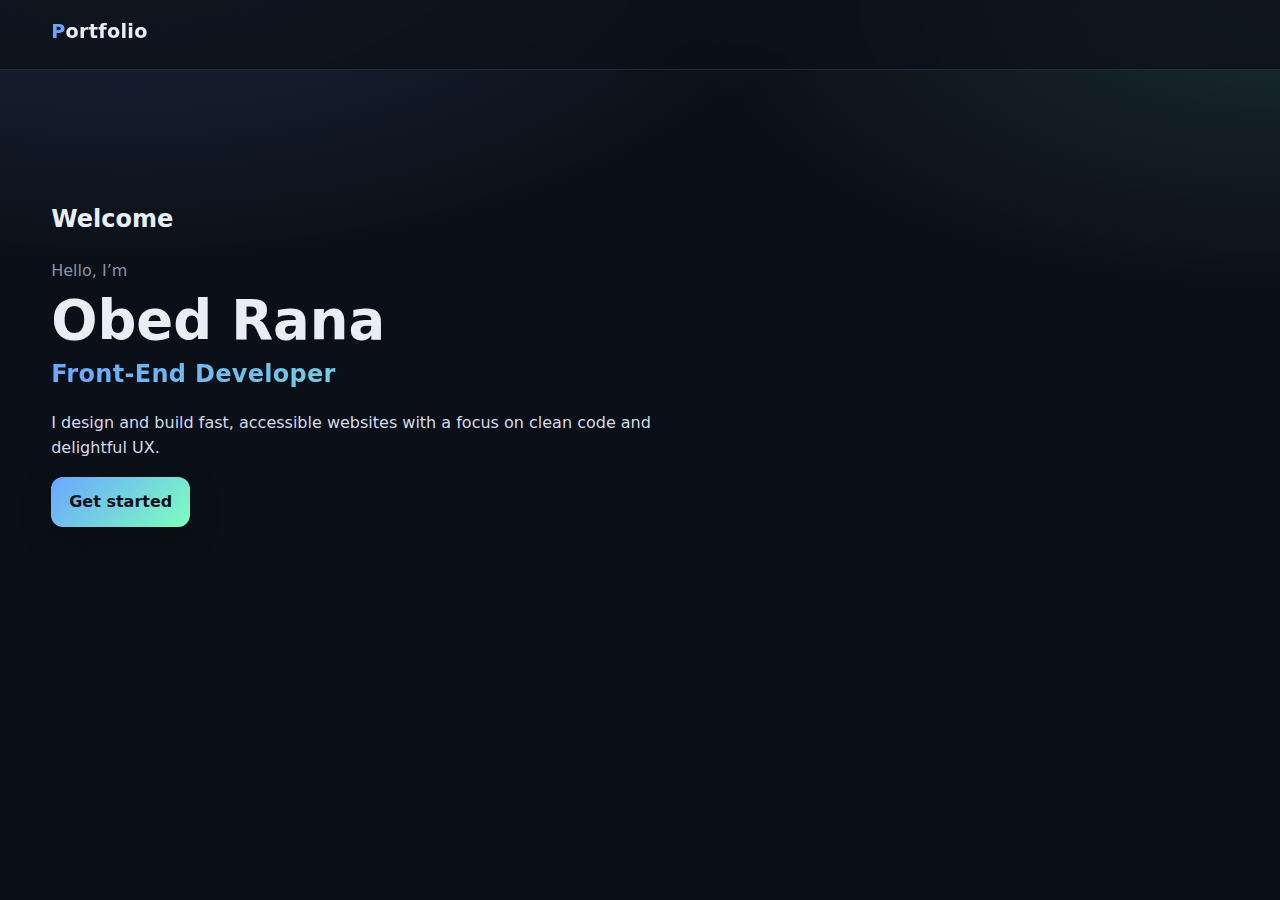
<file: index.html>
<!DOCTYPE html>
<html lang="en">
<head>
  <meta charset="utf-8" />
  <meta name="viewport" content="width=device-width, initial-scale=1" />
  <title>Portfolio — Welcome page</title>
  <link rel="stylesheet" href="pagestyle.css" />
</head>
<body>
  <!-- Header / Nav -->
  <header class="site-header">
    <div class="container header-wrap">
      <a class="brand" href="Login_1.html"><span>P</span>ortfolio</a>
    </div>
  </header>

  <!-- Hero -->
  <section id="home" class="hero">
    <div class="container hero-wrap">
      <div class="wpage-text">
        <h2>Welcome</h2>
        <p class="eyebrow">Hello, I’m</p>
        <h1>Obed Rana</h1>
        <h2 class="designation">Front-End Developer</h2>
        <p class="lede">
          I design and build fast, accessible websites with a focus on 
          clean code and delightful UX. 
        <div class="wpage-cta">
          <a class="btn1" href="Portfoliyo.html">Get started</a>
        </div>
</body>
</html>
</file>
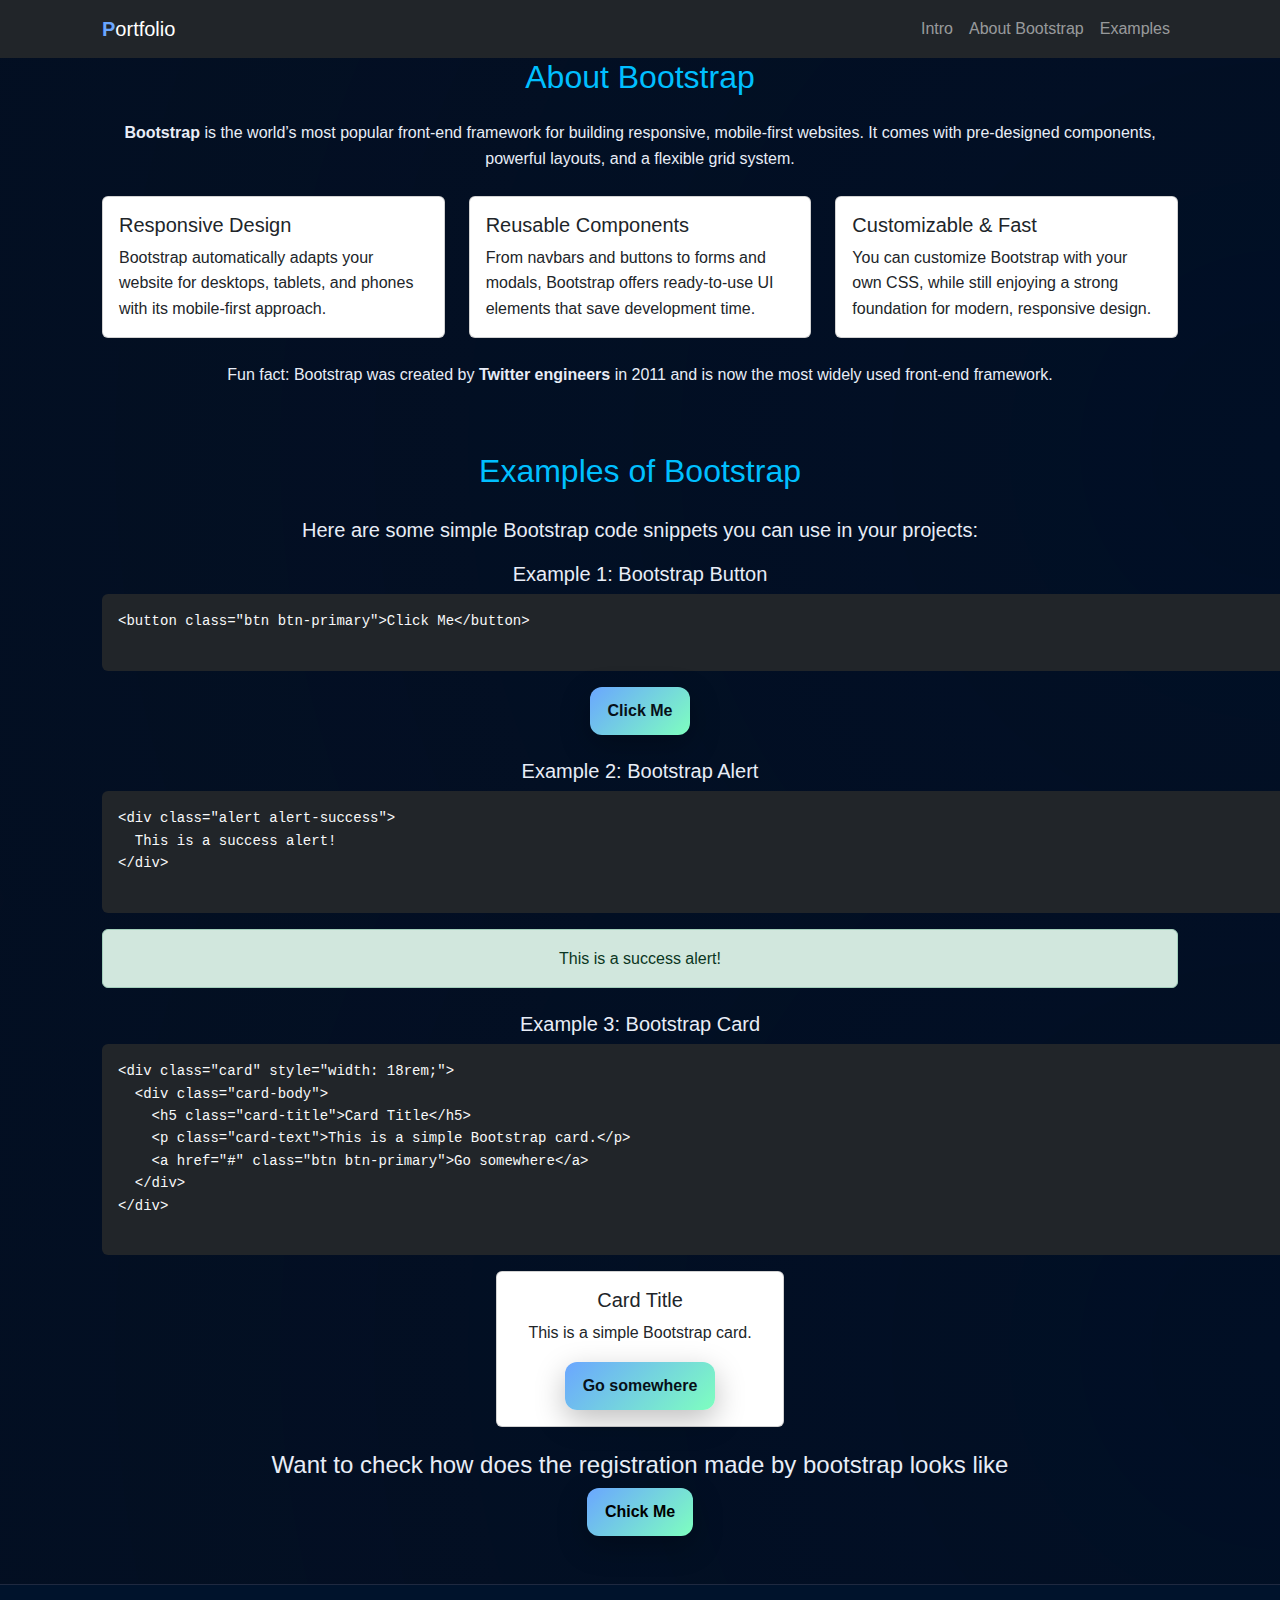
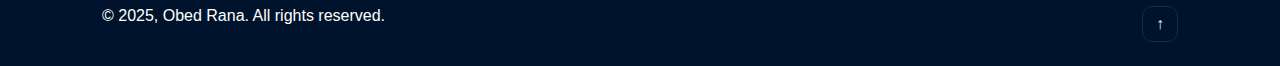
<file: bootstrap.html>
<!DOCTYPE html>
<html lang="en">
<head>
  <meta charset="UTF-8">
  <meta name="viewport" content="width=device-width, initial-scale=1.0">
  <title>Bootstrap Portfolio</title>
  <!-- Bootstrap 5 CSS -->
  <link href="https://cdn.jsdelivr.net/npm/bootstrap@5.3.3/dist/css/bootstrap.min.css" rel="stylesheet">
  <link rel="stylesheet" href="style.css">

  <style>
    body {
      font-family: Arial, sans-serif;
      background: radial-gradient(10000px 10000px at 100%, rgb(1, 15, 37), transparent 60%), #0b0f17;
      color: #e8edf7;
      margin: 0;
      padding: 0;
    }
    .navbar-brand span {
      color: #6aa6ff;
      font-weight: bold;
    }
    button, .btn-custom {
      display:inline-block;
      padding:12px 18px;
      background: linear-gradient(135deg, #6aa6ff, #7effbf);
      color:#071018; 
      border:none; 
      border-radius:12px; 
      font-weight:700;
      text-decoration:none; 
      box-shadow: 0 5px 10px rgba(0,0,0,0.2);
      transition: transform .08s ease;
    }
    button:hover, .btn-custom:hover {
      border: 1px solid tomato;
      background: tomato;
      color: #fff;
    }
    footer {
      background: #0f1522;
      padding: 20px;
      text-align: center;
    }
    footer a {
      color: #6aa6ff;
      text-decoration: none;
    }
    pre {
      text-align: left;
      white-space: pre-wrap;
      word-wrap: break-word;
    }
  </style>
</head>
<body>

  <!-- Navbar -->
  <nav class="navbar navbar-expand-lg navbar-dark bg-dark">
    <div class="container">
      <a class="navbar-brand" href="fullstack.html"><span>P</span>ortfolio</a>
      <button class="navbar-toggler" type="button" data-bs-toggle="collapse" data-bs-target="#navbarNav">
        <span class="navbar-toggler-icon"></span>
      </button>
      <div class="collapse navbar-collapse" id="navbarNav">
        <ul class="navbar-nav ms-auto">
          <li class="nav-item"><a class="nav-link" href="#intro">Intro</a></li>
          <li class="nav-item"><a class="nav-link" href="#about-bootstrap">About Bootstrap</a></li>
          <li class="nav-item"><a class="nav-link" href="#bootstrap-examples">Examples</a></li>
        </ul>
      </div>
    </div>
  </nav>
  <!-- About Bootstrap Section -->
  <section id="about-bootstrap" class="">
    <div class="container">
      <h2 class="text-center mb-4">About Bootstrap</h2>
      <p class="text-center">
        <strong>Bootstrap</strong> is the world’s most popular front-end framework for building 
        responsive, mobile-first websites. It comes with pre-designed components, 
        powerful layouts, and a flexible grid system.
      </p>

      <div class="row mt-4">
        <div class="col-md-4">
          <div class="card h-100">
            <div class="card-body">
              <h5 class="card-title">Responsive Design</h5>
              <p class="card-text">
                Bootstrap automatically adapts your website for desktops, tablets, and phones 
                with its mobile-first approach.
              </p>
            </div>
          </div>
        </div>

        <div class="col-md-4">
          <div class="card h-100">
            <div class="card-body">
              <h5 class="card-title">Reusable Components</h5>
              <p class="card-text">
                From navbars and buttons to forms and modals, Bootstrap offers ready-to-use 
                UI elements that save development time.
              </p>
            </div>
          </div>
        </div>

        <div class="col-md-4">
          <div class="card h-100">
            <div class="card-body">
              <h5 class="card-title">Customizable & Fast</h5>
              <p class="card-text">
                You can customize Bootstrap with your own CSS, while still enjoying a 
                strong foundation for modern, responsive design.
              </p>
            </div>
          </div>
        </div>
      </div>

      <p class="text-center mt-4">
        Fun fact: Bootstrap was created by <strong>Twitter engineers</strong> in 2011 
        and is now the most widely used front-end framework.
      </p>
    </div>
  </section>



  <!-- Bootstrap Examples Section -->
  <section id="bootstrap-examples" class="py-5 text-center">
    <div class="container">
      <h2 class="mb-4">Examples of Bootstrap</h2>
      <p class="lead">Here are some simple Bootstrap code snippets you can use in your projects:</p>

      <!-- Example 1: Button -->
      <div class="mb-4">
        <h5>Example 1: Bootstrap Button</h5>
        <pre class="bg-dark text-light p-3 rounded">
<code>&lt;button class="btn btn-primary"&gt;Click Me&lt;/button&gt;</code>
        </pre>
        <button class="btn btn-primary">Click Me</button>
      </div>

      <!-- Example 2: Alert -->
      <div class="mb-4">
        <h5>Example 2: Bootstrap Alert</h5>
        <pre class="bg-dark text-light p-3 rounded">
<code>&lt;div class="alert alert-success"&gt;
  This is a success alert!
&lt;/div&gt;</code>
        </pre>
        <div class="alert alert-success">This is a success alert!</div>
      </div>

      <!-- Example 3: Card -->
      <div class="mb-4">
        <h5>Example 3: Bootstrap Card</h5>
        <pre class="bg-dark text-light p-3 rounded">
<code>&lt;div class="card" style="width: 18rem;"&gt;
  &lt;div class="card-body"&gt;
    &lt;h5 class="card-title"&gt;Card Title&lt;/h5&gt;
    &lt;p class="card-text"&gt;This is a simple Bootstrap card.&lt;/p&gt;
    &lt;a href="#" class="btn btn-primary"&gt;Go somewhere&lt;/a&gt;
  &lt;/div&gt;
&lt;/div&gt;</code>
        </pre>
        <div class="card mx-auto" style="width: 18rem;">
          <div class="card-body">
            <h5 class="card-title">Card Title</h5>
            <p class="card-text">This is a simple Bootstrap card.</p>
            <a href="#" class="btn btn-primary">Go somewhere</a>
          </div>
        </div>
      </div>

    </div>
    <div>
    <h4 style="text-align: center;">Want to check how does the registration made by bootstrap looks like</h4>
    <button class="btn btn-primary" > <a href="Registration.html" style="text-decoration: none; color: black;">Chick Me</a></button>
  </div>
  </section>
<footer class="site-footer">
    <div class="container footer-wrap">
      <p>© 2025, Obed Rana. All rights reserved.</p>
      <a href="#home" class="to-top" aria-label="Back to top">↑</a>
    </div>
  </footer>
</body>
</html>
</file>
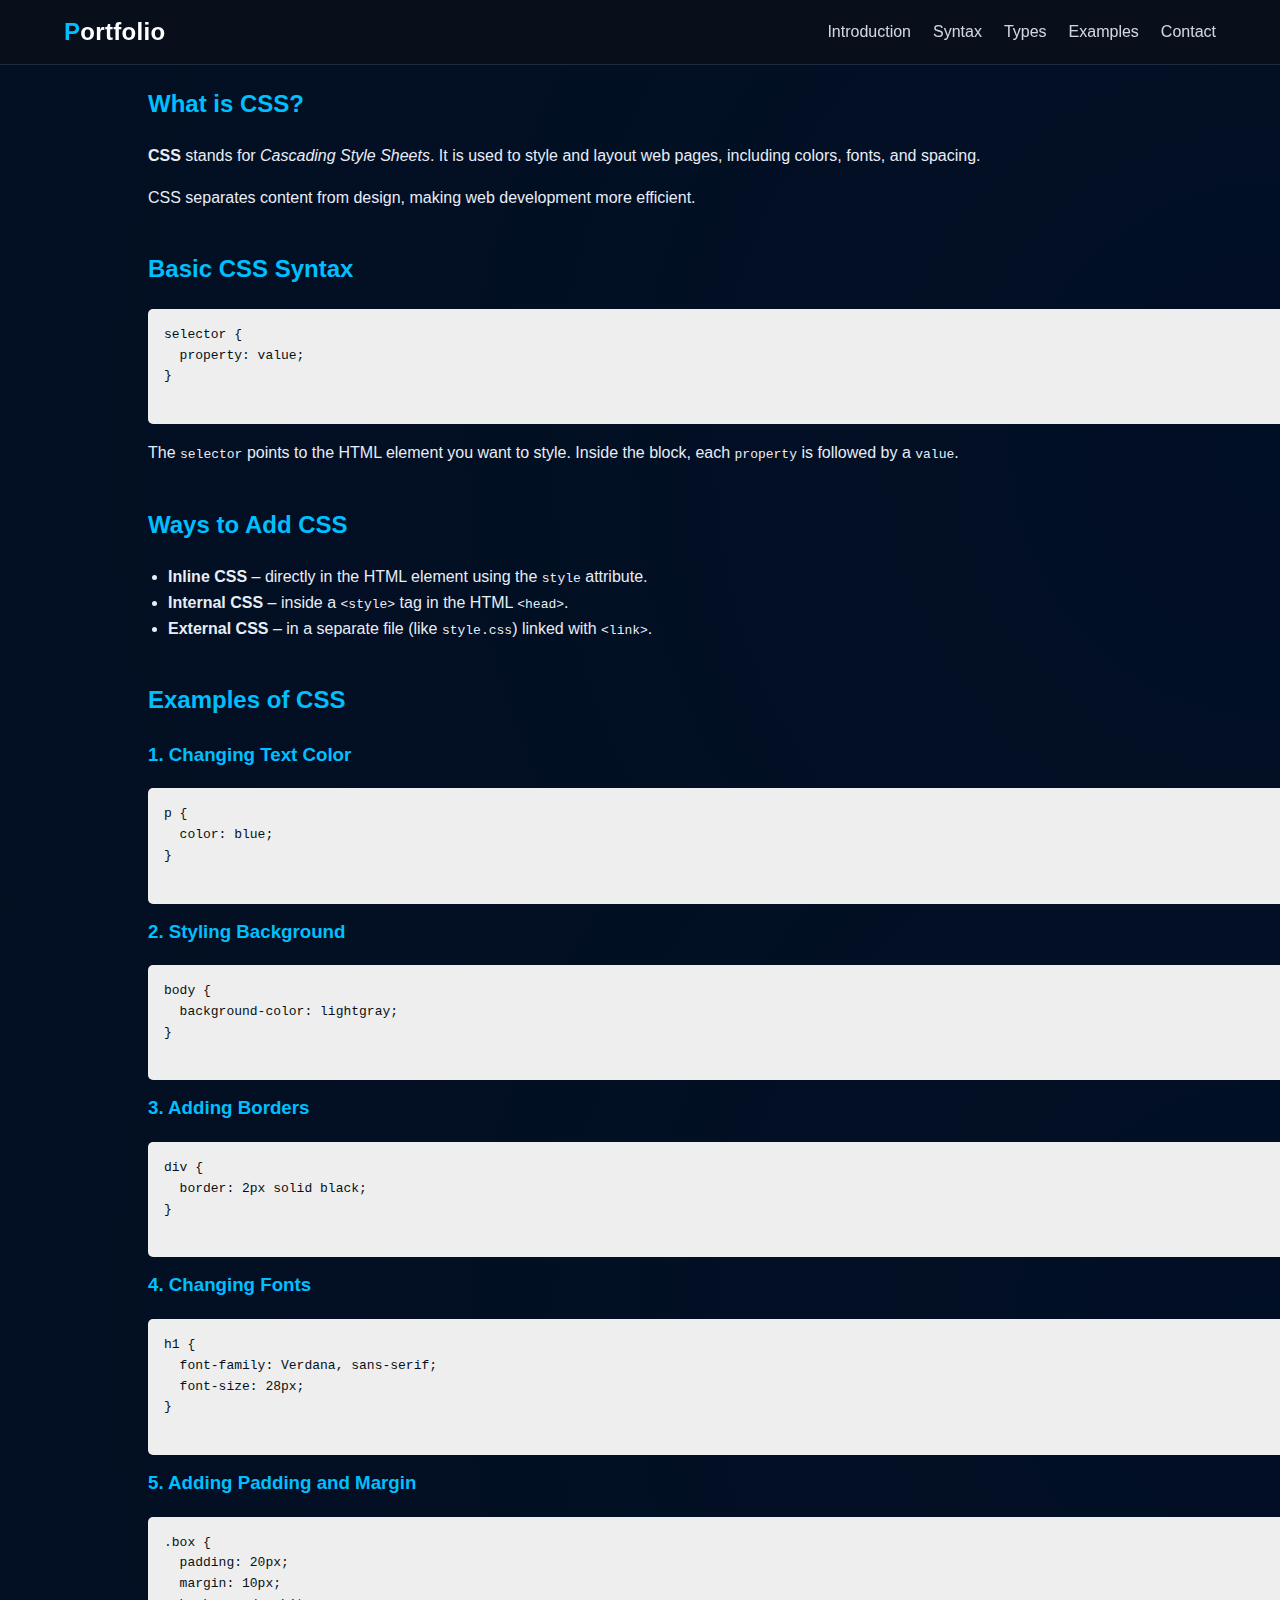
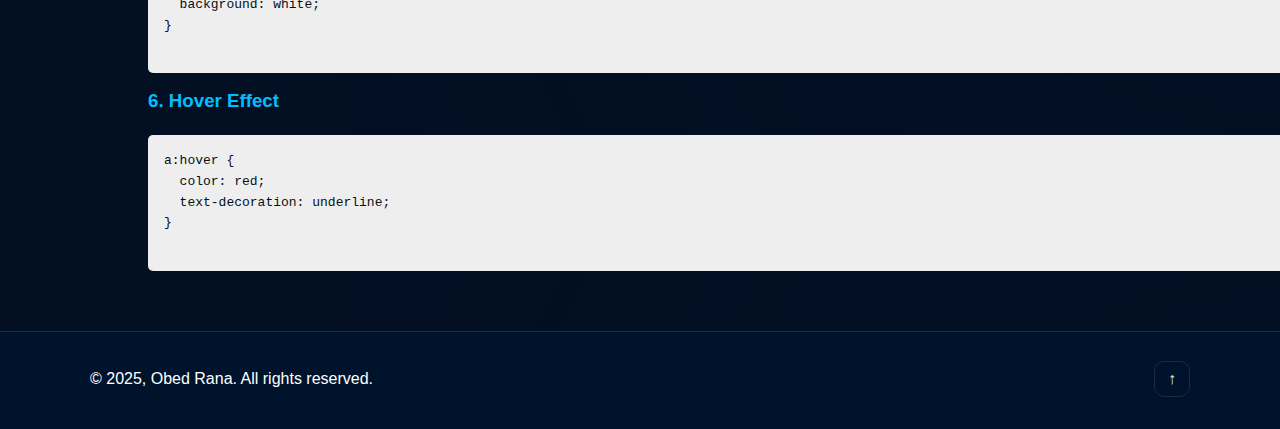
<file: Csspage.html>
<!DOCTYPE html>
<html lang="en">
<head>
  <meta charset="UTF-8">
  <meta name="viewport" content="width=device-width, initial-scale=1.0">
  <title>CSS Page</title>
  <link rel="stylesheet" href="style.css">
</head>
<body class="css-page">

  <!-- Header -->
  <header class="site-header">
    <div class="container header-wrap">
      <a class="brand" href="fullstack.html"><span>P</span>ortfolio</a>

      <!-- Mobile Nav Toggle -->
      <input type="checkbox" id="nav-toggle" class="nav-toggle" aria-label="Open navigation">
      <label for="nav-toggle" class="hamburger" aria-hidden="true">
        <span></span><span></span><span></span>
      </label>

      <nav class="nav">
        <a href="#intro">Introduction</a>
        <a href="#syntax">Syntax</a>
        <a href="#types">Types</a>
        <a href="#examples">Examples</a>
        <a href="#contact">Contact</a>
      </nav>
    </div>
  </header>

  <!-- Main -->
  <main class="css-main">

    <!-- Intro -->
    <section id="intro">
      <h2>What is CSS?</h2>
      <p><strong>CSS</strong> stands for <em>Cascading Style Sheets</em>. It is used to style and layout web pages, including colors, fonts, and spacing.</p>
      <p>CSS separates content from design, making web development more efficient.</p>
    </section>

    <!-- Syntax -->
    <section id="syntax">
      <h2>Basic CSS Syntax</h2>
      <pre>
selector {
  property: value;
}
      </pre>
      <p>The <code>selector</code> points to the HTML element you want to style.  
      Inside the block, each <code>property</code> is followed by a <code>value</code>.</p>
    </section>

    <!-- Types -->
    <section id="types">
      <h2>Ways to Add CSS</h2>
      <ul>
        <li><strong>Inline CSS</strong> – directly in the HTML element using the <code>style</code> attribute.</li>
        <li><strong>Internal CSS</strong> – inside a <code>&lt;style&gt;</code> tag in the HTML <code>&lt;head&gt;</code>.</li>
        <li><strong>External CSS</strong> – in a separate file (like <code>style.css</code>) linked with <code>&lt;link&gt;</code>.</li>
      </ul>
    </section>

    <!-- Examples -->
    <section id="examples">
      <h2>Examples of CSS</h2>

      <h3>1. Changing Text Color</h3>
      <pre>
p {
  color: blue;
}
      </pre>

      <h3>2. Styling Background</h3>
      <pre>
body {
  background-color: lightgray;
}
      </pre>

      <h3>3. Adding Borders</h3>
      <pre>
div {
  border: 2px solid black;
}
      </pre>

      <h3>4. Changing Fonts</h3>
      <pre>
h1 {
  font-family: Verdana, sans-serif;
  font-size: 28px;
}
      </pre>

      <h3>5. Adding Padding and Margin</h3>
      <pre>
.box {
  padding: 20px;
  margin: 10px;
  background: white;
}
      </pre>

      <h3>6. Hover Effect</h3>
      <pre>
a:hover {
  color: red;
  text-decoration: underline;
}
      </pre>
    </section>

  </main>

  <!-- Footer -->
  <footer class="site-footer">
    <div class="container footer-wrap">
      <p>© 2025, Obed Rana. All rights reserved.</p>
      <a href="#home" class="to-top" aria-label="Back to top">↑</a>
    </div>
  </footer>

</body>
</html>
</file>
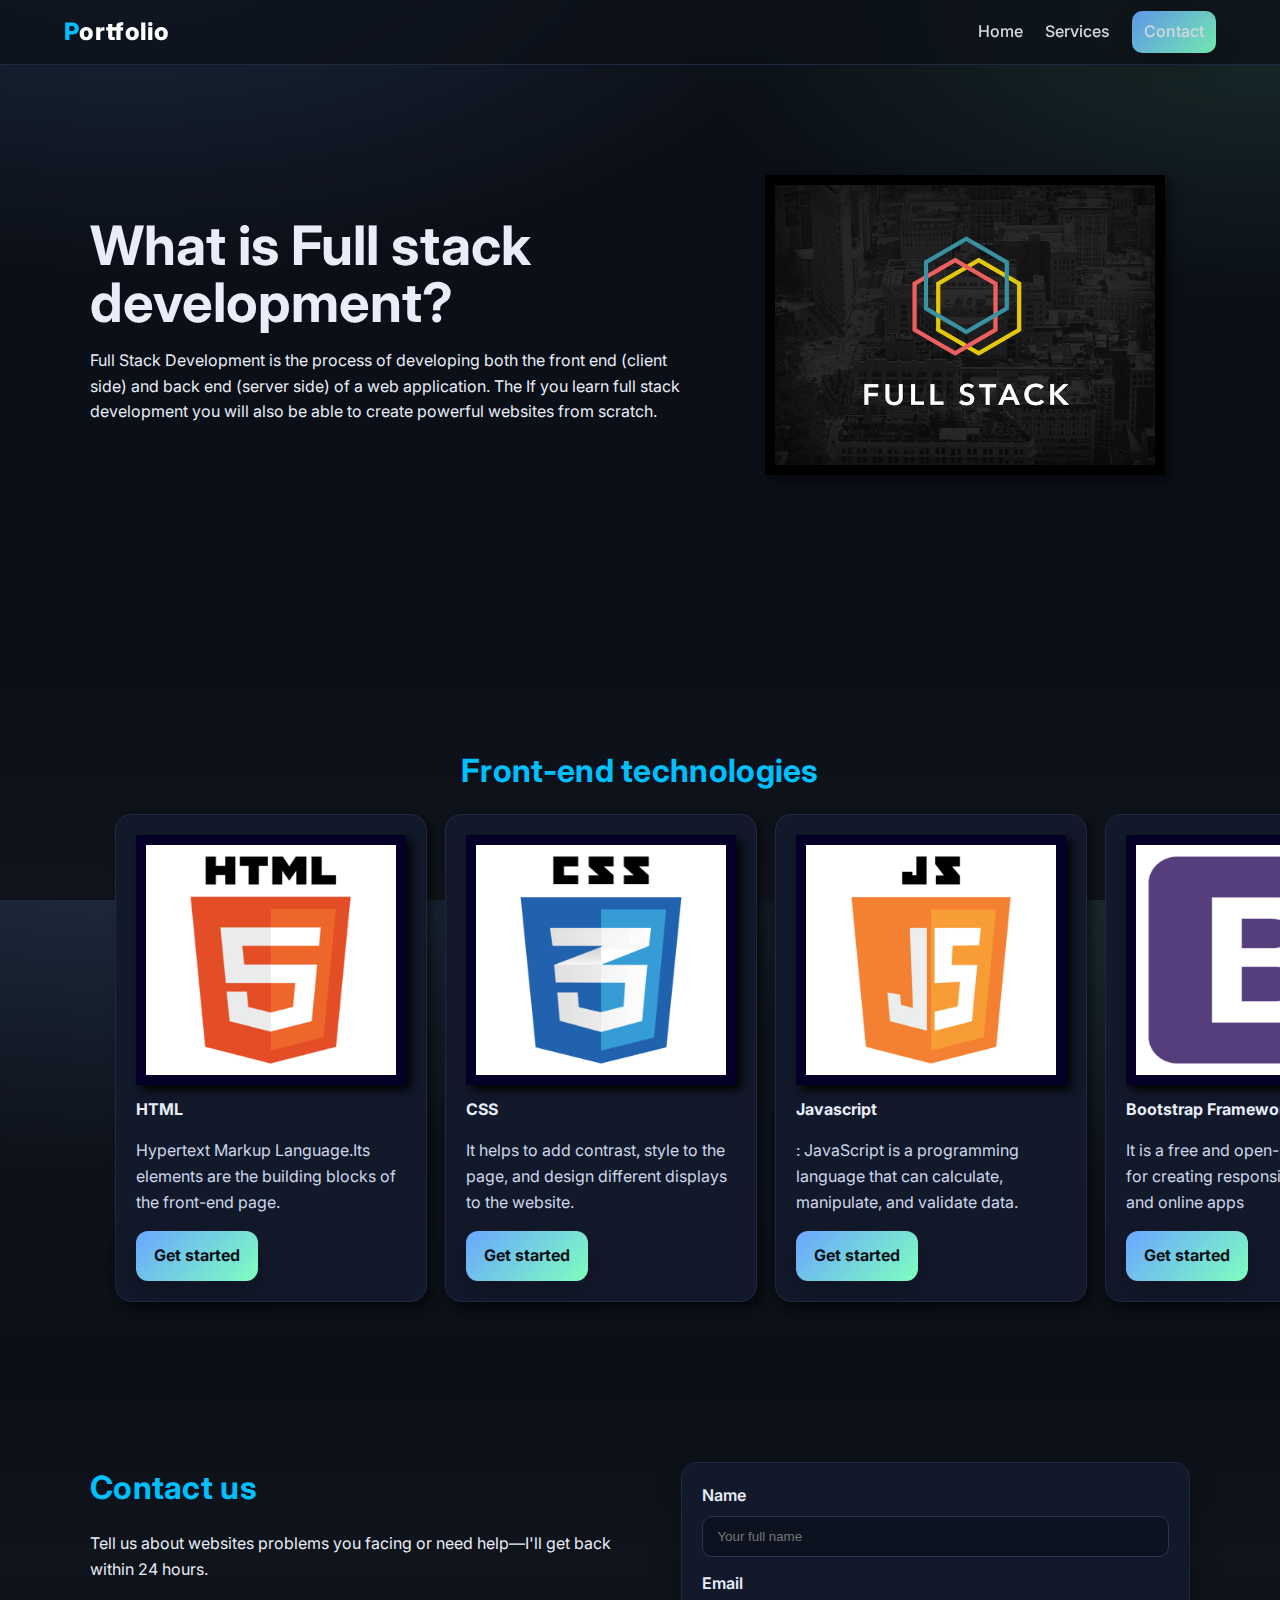
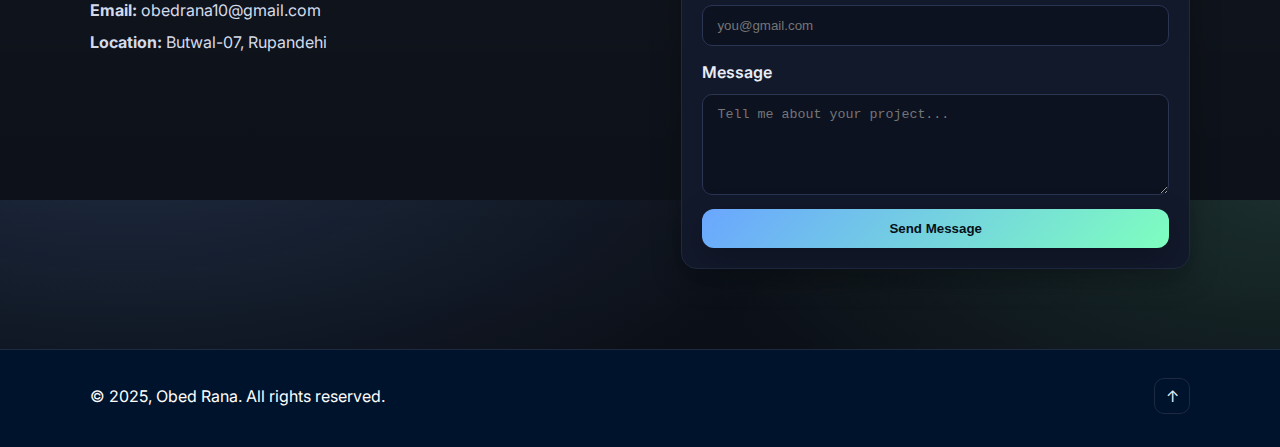
<file: fullstack.html>
<!DOCTYPE html>
<html lang="en">
<head>
  <meta charset="utf-8" />
  <meta name="viewport" content="width=device-width, initial-scale=1" />
  <title>Portfolio — Your Name</title>
  <link rel="preconnect" href="https://fonts.googleapis.com">
  <link rel="preconnect" href="https://fonts.gstatic.com" crossorigin>
  <link href="https://fonts.googleapis.com/css2?family=Inter:wght@400;500;700;800&display=swap" rel="stylesheet">
  <link rel="stylesheet" href="style.css" />
</head>
<body>
  <!-- Header / Nav -->
  <header class="site-header">
    <div class="container header-wrap">
      <a class="brand" href="index.html"><span>P</span>ortfolio</a>

      <!-- Mobile Nav Toggle (CSS-only) -->
      <input type="checkbox" id="nav-toggle" class="nav-toggle" aria-label="Open navigation">
      <label for="nav-toggle" class="hamburger" aria-hidden="true">
        <span></span><span></span><span></span>
      </label>

      <nav class="nav">
        <a href="#home">Home</a>
        <a href="#services">Services</a>
        <a class="btn btn--sm" href="#contact">Contact</a>
      </nav>
    </div>
  </header>

  <!-- Hero -->
  <section id="home" class="hero">
  <div class="container hero-wrap">
    <div class="hero-text">
      <h1>What is Full stack development?</h1>
      <p>
        Full Stack Development is the process of developing 
        both the front end (client side) and back end (server side)
        of a web application. The If you learn full stack development 
        you will also be able to create powerful websites from scratch.
      </p>
    </div>
    <div class="hero-image">
      <div class="fsdimg" role="img" aria-label="Portrait placeholder"><img src="fae862fff4f6100d000a1c01c4030db0.jpg" alt="full stack development.img" class="fsd-img"></div>
    </div>
  </div>
</section>

  <br><br><br><br>

  <!-- Services -->
  <section id="services" class="section section--alt">
    <div class="link-container">
      <h3 class="section-title center">Front-end technologies</h3>
      <div class="page links">
        <article class="link">
          <img src="html5-with-wordmark-color-logo-png_seeklogo-224332.png" alt="">
          <h4>HTML</h4>
          <p>Hypertext Markup Language.Its elements are the building blocks of the front-end page.
          </p>
          <div class="htmlpage-link">
          <a class="btn1" href="htmlpage.html">Get started</a>
          </div>
        </article>
        <article class="link">
          <img src="css3-logo-png_seeklogo-186678.png" alt="">
          <h4>CSS</h4>
          <p>It helps to add contrast, style to the page, and design different displays to the website. </p>
          <div class="htmlpage-link">
          <a class="btn1" href="Csspage.html">Get started</a>
          </div>
        </article>
        <article class="link">
          <img src="java-script-js-logo-png_seeklogo-303341.png" alt="">
          <h4>Javascript</h4>
          <p>: JavaScript is a programming language that can calculate, manipulate, and validate data.</p>
          <div class="htmlpage-link">
          <a class="btn1" href="Javascriptpage.html">Get started</a>
          </div>
        </article>
        <article class="link">
          <img src="bootstrap-logo-png_seeklogo-272883.png" alt="">
          <h4>Bootstrap Framework</h4>
          <p>It is a free and open-source toolkit for creating responsive webpages and online apps</p>
          <div class="htmlpage-link">
          <a class="btn1" href="bootstrap.html">Get started</a>
          </div>
        </article>
      </div>
    </div>
  </section>
  
  <!-- Contact -->
  <section id="contact" class="section section--alt">
    <div class="container two-col">
      <div>
        <h3 class="section-title">Contact us</h3>
        <p>Tell us about websites problems you facing or need help—I'll get back within 24 hours.</p>
        <ul class="contact-list">
          <li><strong>Email:</strong> obedrana10@gmail.com</li>
          <li><strong>Location:</strong> Butwal-07, Rupandehi</li>
        </ul>
      </div>
      <form class="contact-form" action="#" method="post" onsubmit="return false;">
        <label>
          Name
          <input type="text" placeholder="Your full name" required>
        </label>
        <label>
          Email
          <input type="email" placeholder="you@gmail.com" required>
        </label>
        <label>
          Message
          <textarea rows="5" placeholder="Tell me about your project..." required></textarea>
        </label>
        <button class="btn" type="submit">Send Message</button>
      </form>
    </div>
  </section>

  <!-- Footer -->
  <footer class="site-footer">
    <div class="container footer-wrap">
      <p>© 2025, Obed Rana. All rights reserved.</p>
      <a href="#home" class="to-top" aria-label="Back to top">↑</a>
    </div>
  </footer>
</body>
</html>
</file>
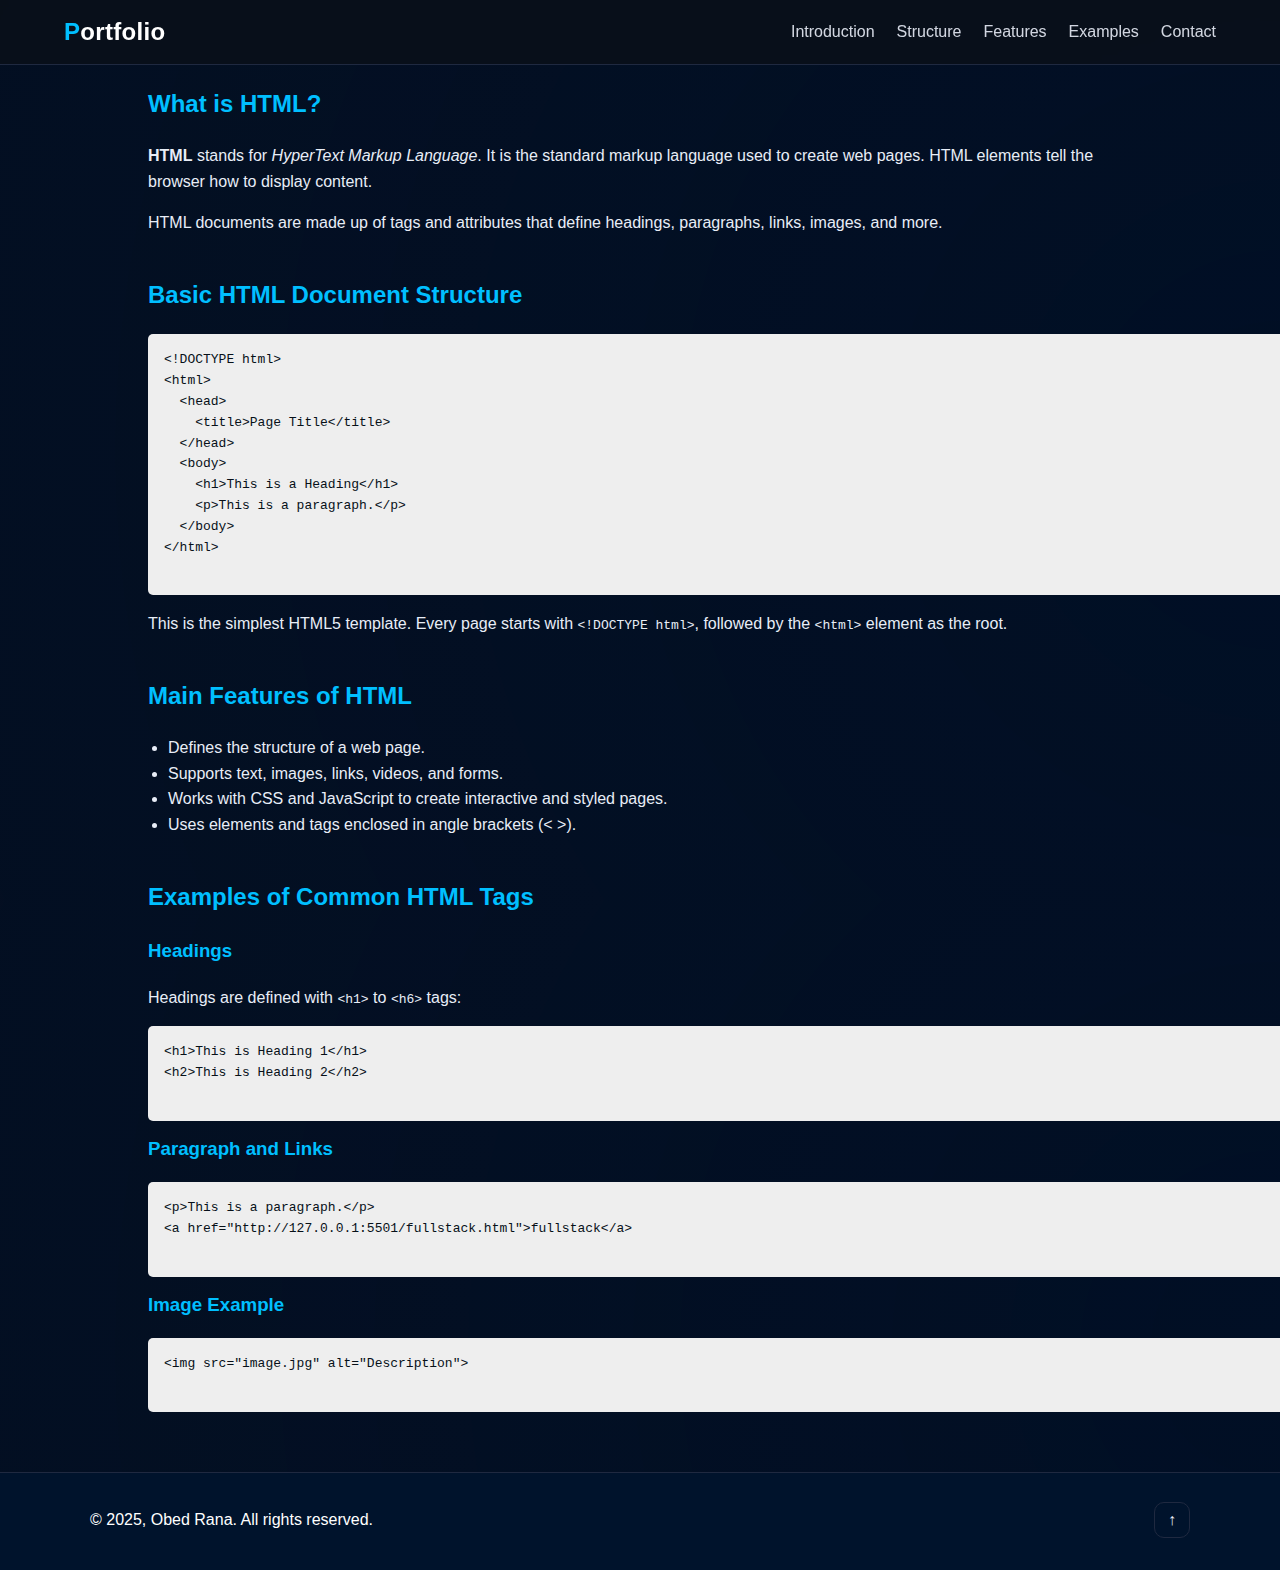
<file: htmlpage.html>
<!DOCTYPE html>
<html lang="en">
<head>
  <meta charset="UTF-8">
  <meta name="viewport" content="width=device-width, initial-scale=1.0">
  <title>HTML Page</title>
  <link rel="stylesheet" href="style.css">
</head>
<body class="html-page">

  <header class="site-header">
  <div class="container header-wrap">
    <a class="brand" href="fullstack.html"><span>P</span>ortfolio</a>

    <!-- Mobile Nav Toggle (CSS-only) -->
    <input type="checkbox" id="nav-toggle" class="nav-toggle" aria-label="Open navigation">
    <label for="nav-toggle" class="hamburger" aria-hidden="true">
      <span></span><span></span><span></span>
    </label>

    <nav class="nav">
      <a href="#intro">Introduction</a>
      <a href="#structure">Structure</a>
      <a href="#features">Features</a>
      <a href="#examples">Examples</a>
      <a href="#contact">Contact</a>
    </nav>
  </div>
</header>

<main class="html-main">
  <!-- Intro Section -->
  <section id="intro">
    <h2>What is HTML?</h2>
    <p><strong>HTML</strong> stands for <em>HyperText Markup Language</em>. It is the standard markup language used to create web pages. HTML elements tell the browser how to display content.</p>
    <p>HTML documents are made up of tags and attributes that define headings, paragraphs, links, images, and more.</p>
  </section>

  <!-- Structure Section -->
  <section id="structure">
    <h2>Basic HTML Document Structure</h2>
    <pre>
&lt;!DOCTYPE html&gt;
&lt;html&gt;
  &lt;head&gt;
    &lt;title&gt;Page Title&lt;/title&gt;
  &lt;/head&gt;
  &lt;body&gt;
    &lt;h1&gt;This is a Heading&lt;/h1&gt;
    &lt;p&gt;This is a paragraph.&lt;/p&gt;
  &lt;/body&gt;
&lt;/html&gt;
    </pre>
    <p>This is the simplest HTML5 template. Every page starts with <code>&lt;!DOCTYPE html&gt;</code>, followed by the <code>&lt;html&gt;</code> element as the root.</p>
  </section>

  <!-- Features Section -->
  <section id="features">
    <h2>Main Features of HTML</h2>
    <ul>
      <li>Defines the structure of a web page.</li>
      <li>Supports text, images, links, videos, and forms.</li>
      <li>Works with CSS and JavaScript to create interactive and styled pages.</li>
      <li>Uses elements and tags enclosed in angle brackets (&lt; &gt;).</li>
    </ul>
  </section>

  <!-- Examples Section -->
  <section id="examples">
    <h2>Examples of Common HTML Tags</h2>
    <h3>Headings</h3>
    <p>Headings are defined with <code>&lt;h1&gt;</code> to <code>&lt;h6&gt;</code> tags:</p>
    <pre>
&lt;h1&gt;This is Heading 1&lt;/h1&gt;
&lt;h2&gt;This is Heading 2&lt;/h2&gt;
    </pre>

    <h3>Paragraph and Links</h3>
    <pre>
&lt;p&gt;This is a paragraph.&lt;/p&gt;
&lt;a href="http://127.0.0.1:5501/fullstack.html"&gt;fullstack&lt;/a&gt;
    </pre>

    <h3>Image Example</h3>
    <pre>
&lt;img src="image.jpg" alt="Description"&gt;
    </pre>
  </section>

</main>

<footer class="site-footer">
  <div class="container footer-wrap">
    <p>© 2025, Obed Rana. All rights reserved.</p>
    <a href="#home" class="to-top" aria-label="Back to top">↑</a>
  </div>
</footer>

</body>
</html>
</file>
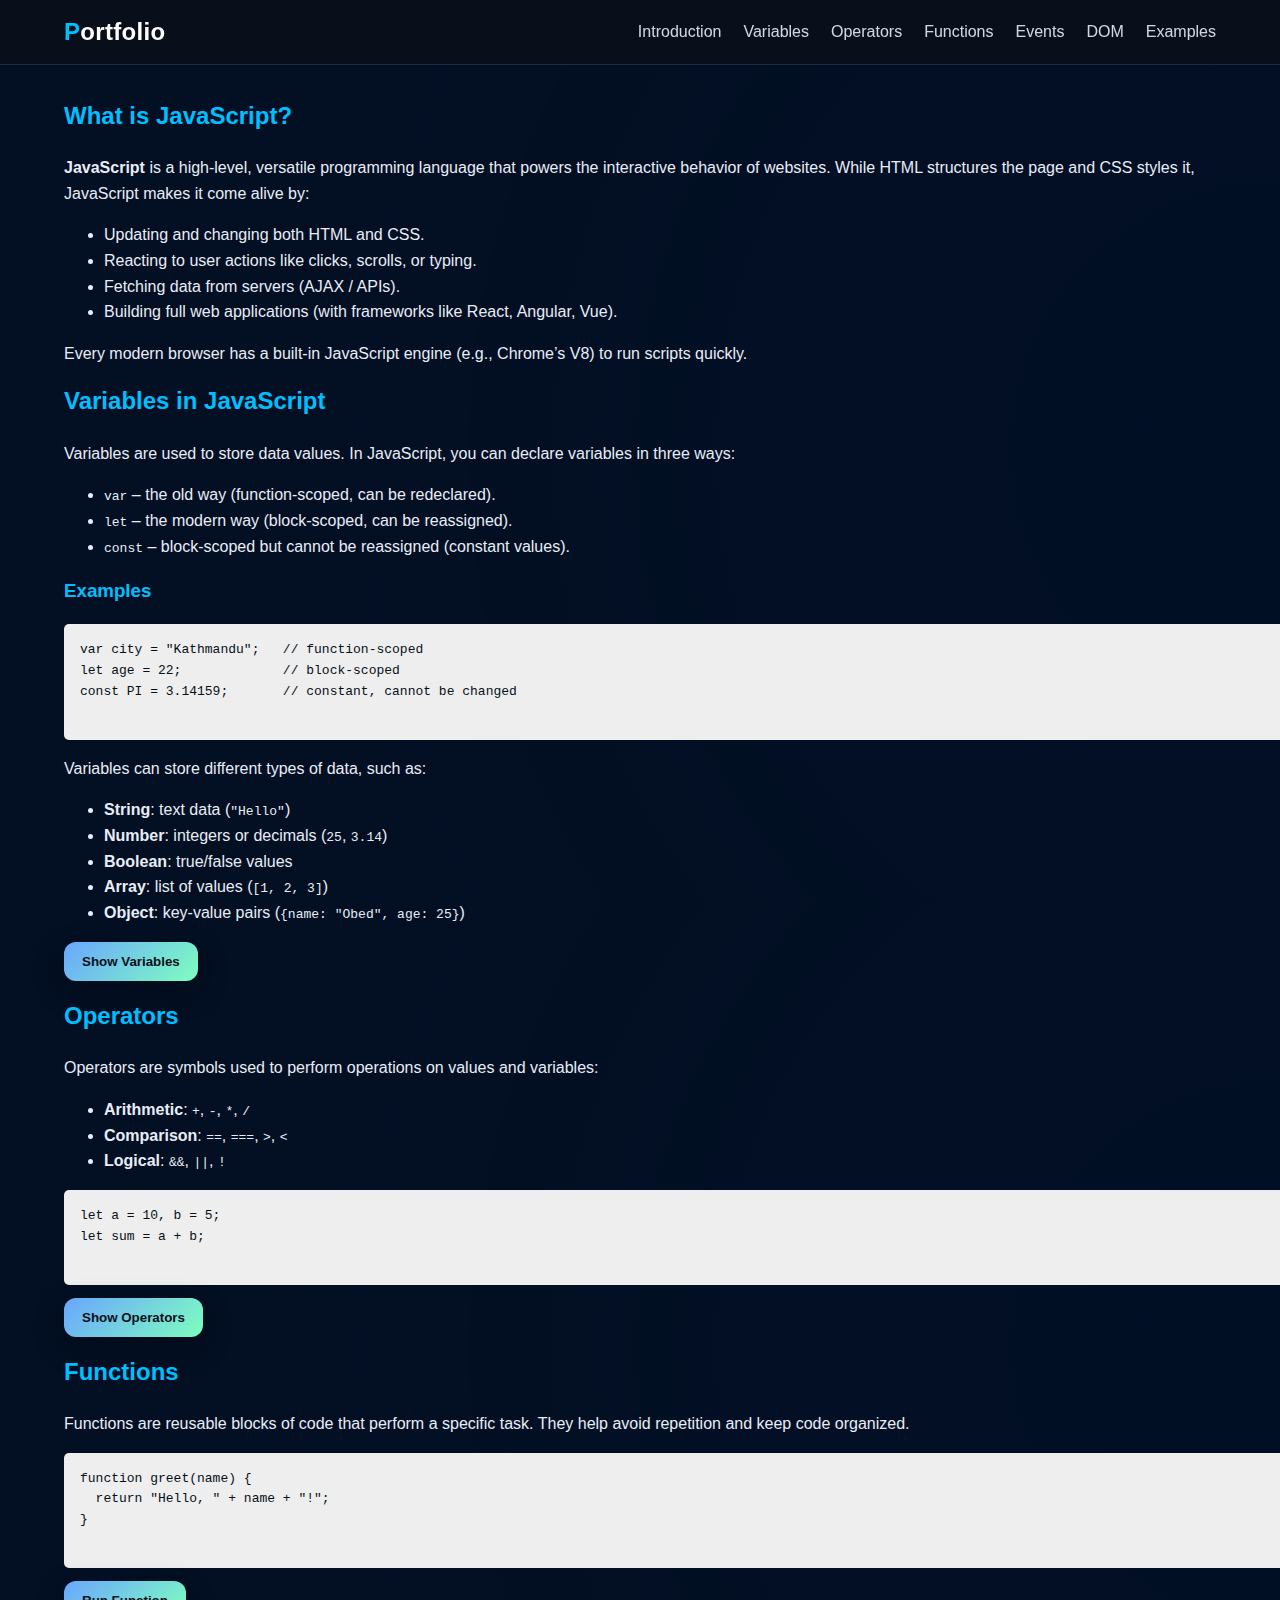
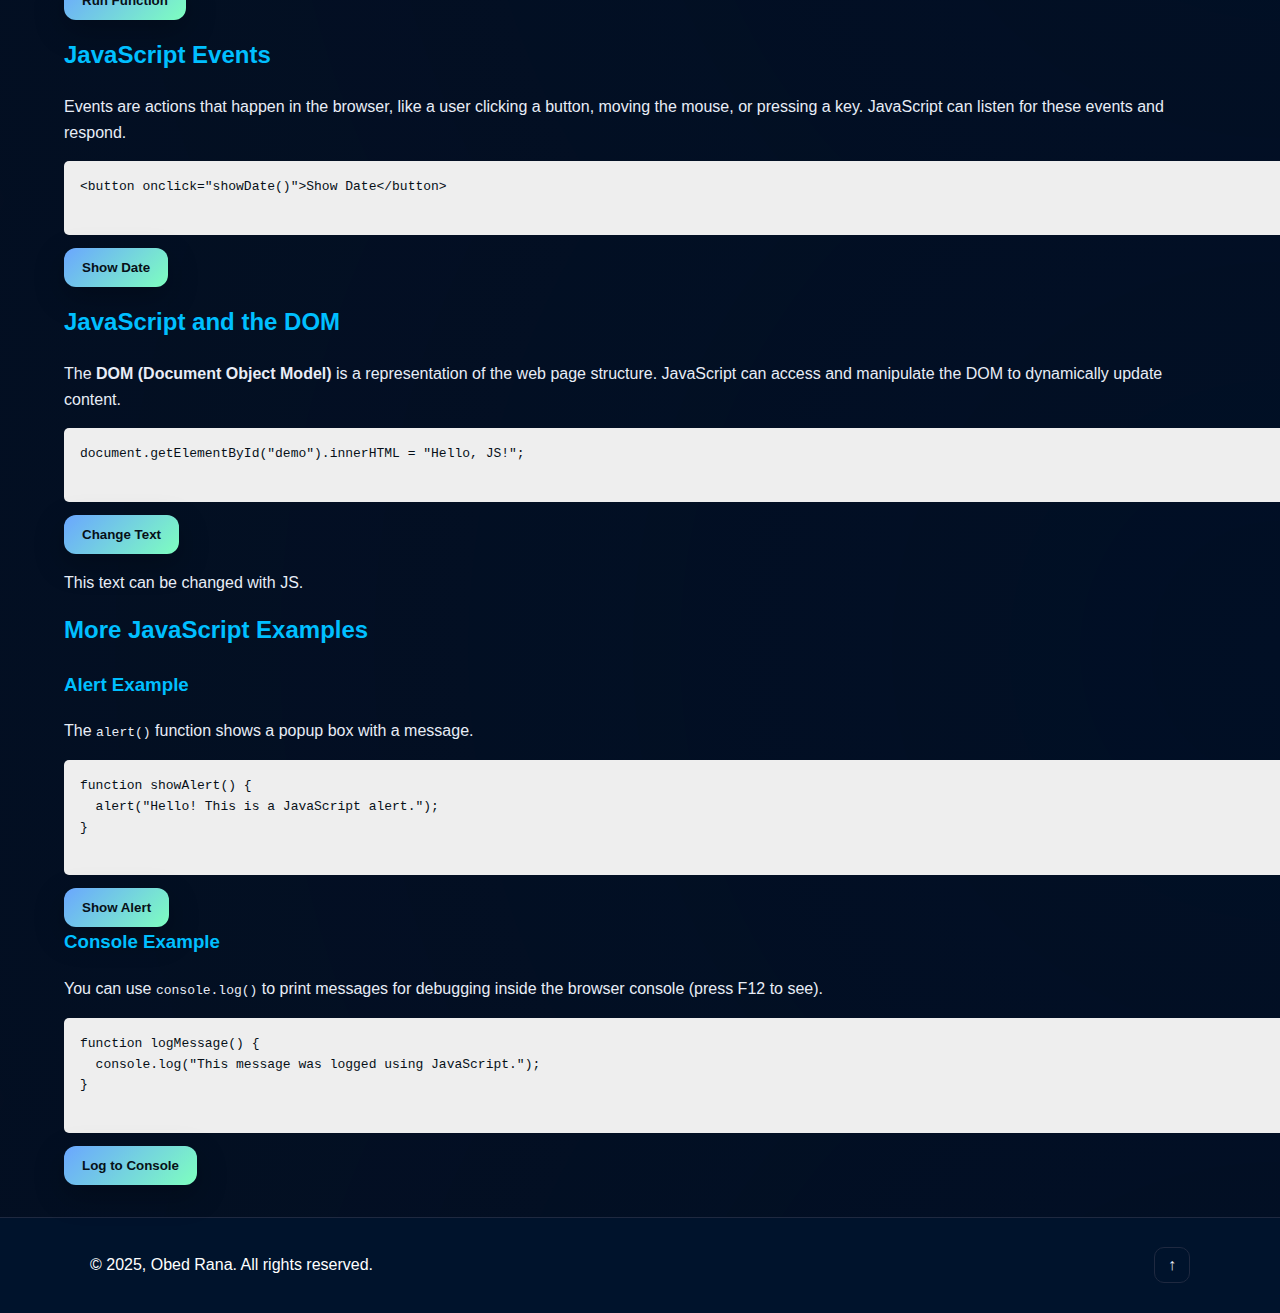
<file: Javascriptpage.html>
<!DOCTYPE html>
<html lang="en">
<head>
  <meta charset="UTF-8">
  <meta name="viewport" content="width=device-width, initial-scale=1.0">
  <title>JavaScript Page</title>
  <link rel="stylesheet" href="style.css">
  <style>
    body{
       font-family: Arial, sans-serif;
      margin: 0;
      padding: 0;
      background:
    radial-gradient(10000px 10000px at 100% , rgb(1, 15, 37), transparent 60%),
    var(--bg);
      line-height: 1.6;
    }
   button{
     display:inline-block;
  padding:12px 18px;
  background: linear-gradient(135deg, var(--brand), var(--brand-2));
  color:#071018; border:none; border-radius:12px; font-weight:700;
  text-decoration:none; box-shadow: var(--shadow);
  transition: transform .08s ease;
}
button:hover{
    border: 1px solid tomato;
    background: tomato;
}
  </style>
</head>
<body class="js-page">
  <header class="site-header">
    <div class="container header-wrap">
      <a class="brand" href="fullstack.html"><span>P</span>ortfolio</a>

      <!-- Mobile Nav Toggle -->
      <input type="checkbox" id="nav-toggle" class="nav-toggle" aria-label="Open navigation">
      <label for="nav-toggle" class="hamburger" aria-hidden="true">
        <span></span><span></span><span></span>
      </label>
      <nav class="nav">
        <a href="#intro">Introduction</a>
        <a href="#variables">Variables</a>
        <a href="#operators">Operators</a>
        <a href="#functions">Functions</a>
        <a href="#events">Events</a>
        <a href="#dom">DOM</a>
        <a href="#examples">Examples</a>
       
      </nav>
    </div>
  </header>

  <main class="js-main">

    <!-- Intro Section -->
    <section id="intro">
      <h2>What is JavaScript?</h2>
      <p><strong>JavaScript</strong> is a high-level, versatile programming language that powers the interactive behavior of websites. While HTML structures the page and CSS styles it, JavaScript makes it come alive by:</p>
      <ul>
        <li>Updating and changing both HTML and CSS.</li>
        <li>Reacting to user actions like clicks, scrolls, or typing.</li>
        <li>Fetching data from servers (AJAX / APIs).</li>
        <li>Building full web applications (with frameworks like React, Angular, Vue).</li>
      </ul>
      <p>Every modern browser has a built-in JavaScript engine (e.g., Chrome’s V8) to run scripts quickly.</p>
    </section>

    <!-- Variables Section -->
    <section id="variables">
      <h2>Variables in JavaScript</h2>
      <p>Variables are used to store data values. In JavaScript, you can declare variables in three ways:</p>
      <ul>
        <li><code>var</code> – the old way (function-scoped, can be redeclared).</li>
        <li><code>let</code> – the modern way (block-scoped, can be reassigned).</li>
        <li><code>const</code> – block-scoped but cannot be reassigned (constant values).</li>
      </ul>

      <h3>Examples</h3>
      <pre>
var city = "Kathmandu";   // function-scoped
let age = 22;             // block-scoped
const PI = 3.14159;       // constant, cannot be changed
      </pre>

      <p>Variables can store different types of data, such as:</p>
      <ul>
        <li><strong>String</strong>: text data (<code>"Hello"</code>)</li>
        <li><strong>Number</strong>: integers or decimals (<code>25</code>, <code>3.14</code>)</li>
        <li><strong>Boolean</strong>: true/false values</li>
        <li><strong>Array</strong>: list of values (<code>[1, 2, 3]</code>)</li>
        <li><strong>Object</strong>: key-value pairs (<code>{name: "Obed", age: 25}</code>)</li>
      </ul>

      <button onclick="showVariables()">Show Variables</button>
      <p id="variable-output"></p>
    </section>

    <!-- Operators Section -->
    <section id="operators">
      <h2>Operators</h2>
      <p>Operators are symbols used to perform operations on values and variables:</p>
      <ul>
        <li><strong>Arithmetic</strong>: <code>+</code>, <code>-</code>, <code>*</code>, <code>/</code></li>
        <li><strong>Comparison</strong>: <code>==</code>, <code>===</code>, <code>></code>, <code><</code></li>
        <li><strong>Logical</strong>: <code>&&</code>, <code>||</code>, <code>!</code></li>
      </ul>
      <pre>
let a = 10, b = 5;
let sum = a + b;
      </pre>
      <button onclick="showOperators()">Show Operators</button>
      <p id="operator-output"></p>
    </section>

    <!-- Functions Section -->
    <section id="functions">
      <h2>Functions</h2>
      <p>Functions are reusable blocks of code that perform a specific task. They help avoid repetition and keep code organized.</p>
      <pre>
function greet(name) {
  return "Hello, " + name + "!";
}
      </pre>
      <button onclick="showFunctionExample()">Run Function</button>
      <p id="function-output"></p>
    </section>

    <!-- Events Section -->
    <section id="events">
      <h2>JavaScript Events</h2>
      <p>Events are actions that happen in the browser, like a user clicking a button, moving the mouse, or pressing a key. JavaScript can listen for these events and respond.</p>
      <pre>
&lt;button onclick="showDate()"&gt;Show Date&lt;/button&gt;
      </pre>
      <button onclick="showDate()">Show Date</button>
      <p id="date-area"></p>
    </section>

    <!-- DOM Section -->
    <section id="dom">
      <h2>JavaScript and the DOM</h2>
      <p>The <strong>DOM (Document Object Model)</strong> is a representation of the web page structure. JavaScript can access and manipulate the DOM to dynamically update content.</p>
      <pre>
document.getElementById("demo").innerHTML = "Hello, JS!";
      </pre>
      <button onclick="changeText()">Change Text</button>
      <p id="demo">This text can be changed with JS.</p>
    </section>

    <!-- Examples Section -->
    <section id="examples">
      <h2>More JavaScript Examples</h2>

      <!-- Alert Example -->
      <h3>Alert Example</h3>
      <p>The <code>alert()</code> function shows a popup box with a message.</p>
      <pre>
function showAlert() {
  alert("Hello! This is a JavaScript alert.");
}
      </pre>
      <button onclick="showAlert()">Show Alert</button>

      <!-- Console Example -->
      <h3>Console Example</h3>
      <p>You can use <code>console.log()</code> to print messages for debugging inside the browser console (press F12 to see).</p>
      <pre>
function logMessage() {
  console.log("This message was logged using JavaScript.");
}
      </pre>
      <button onclick="logMessage()">Log to Console</button>
      <p id="console-output"></p>
    </section>

  </main>

  <footer class="site-footer">
    <div class="container footer-wrap">
      <p>© 2025, Obed Rana. All rights reserved.</p>
      <a href="#home" class="to-top" aria-label="Back to top">↑</a>
    </div>
  </footer>

  <script src="scripts.js"></script>
</body>
</html>
</file>
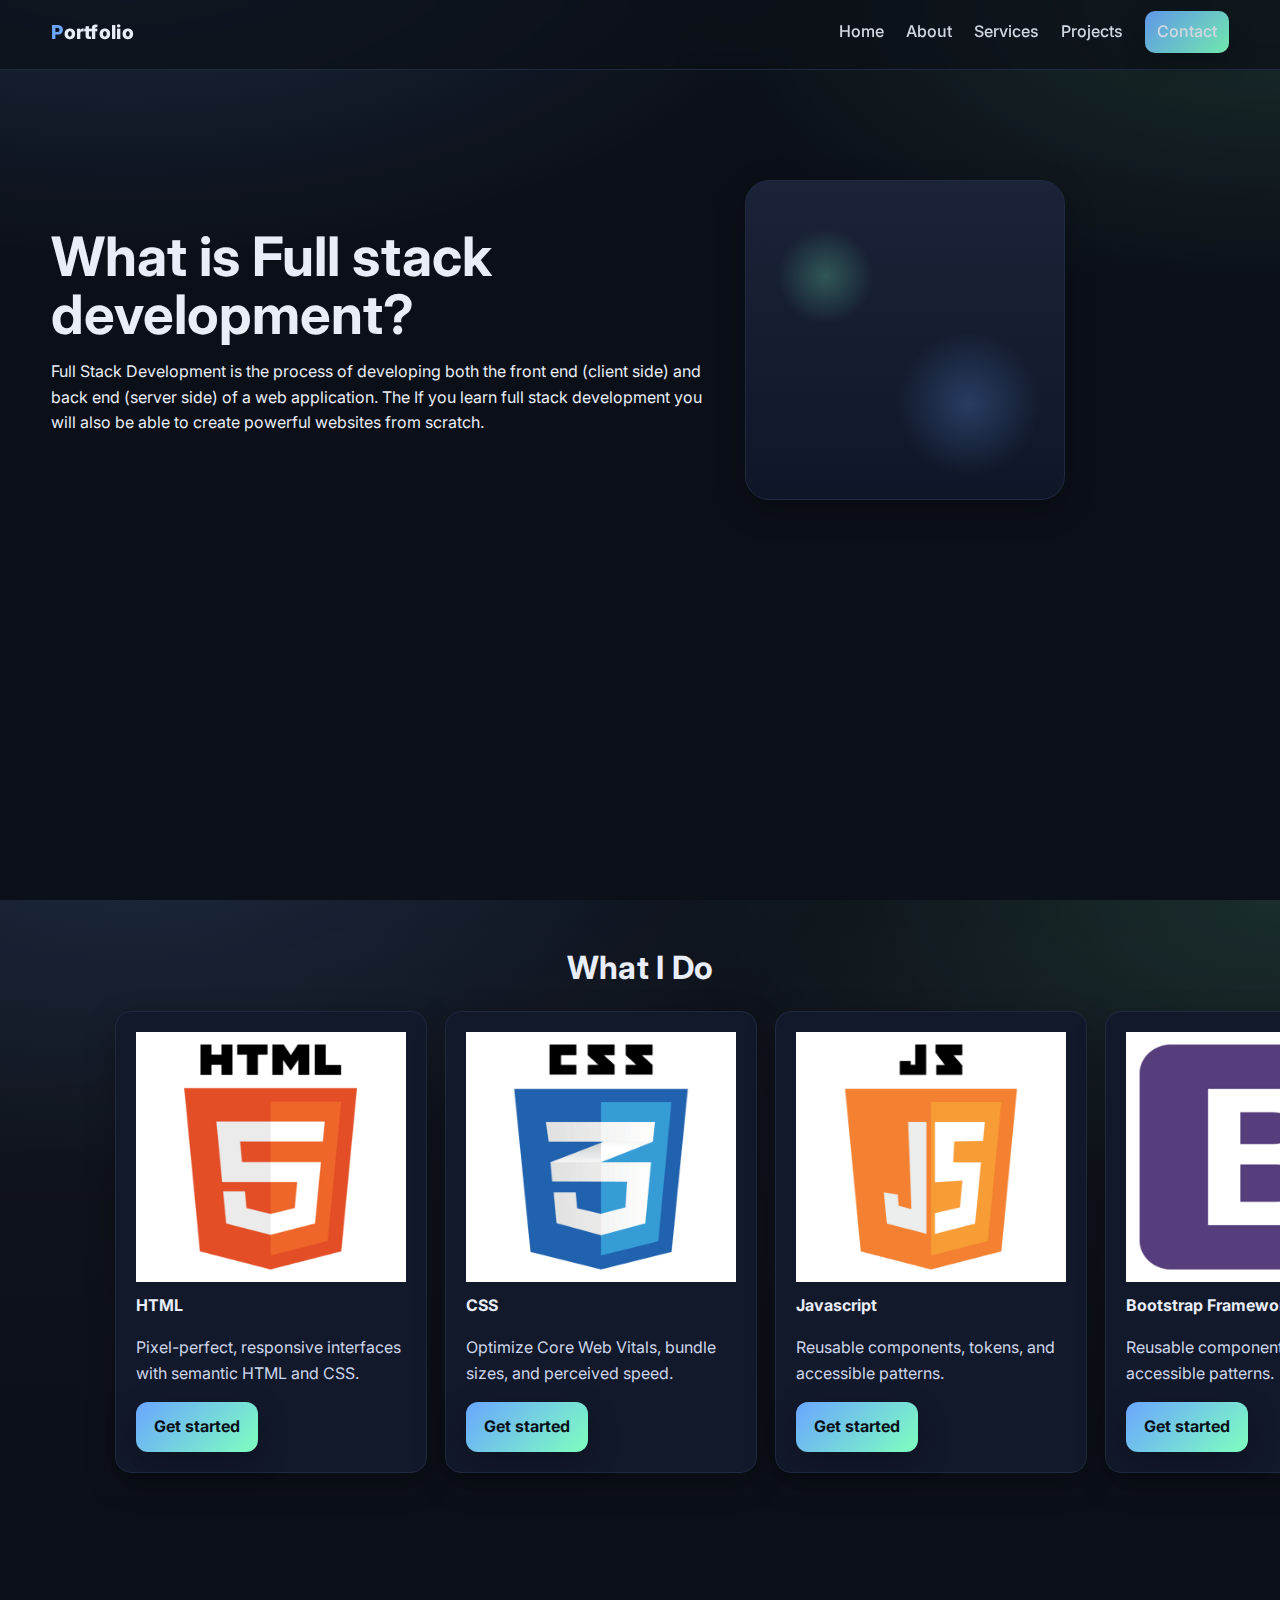
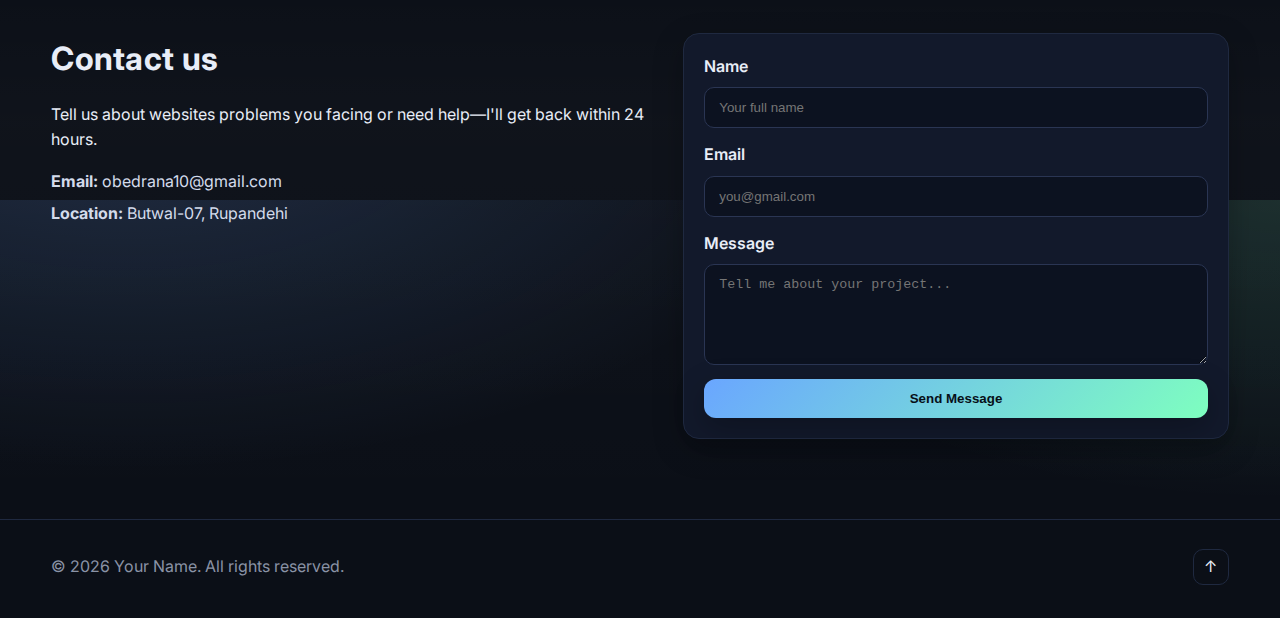
<file: Portfoliyo.html>
<!DOCTYPE html>
<html lang="en">
<head>
  <meta charset="utf-8" />
  <meta name="viewport" content="width=device-width, initial-scale=1" />
  <title>Portfolio — Your Name</title>
  <link rel="preconnect" href="https://fonts.googleapis.com">
  <link rel="preconnect" href="https://fonts.gstatic.com" crossorigin>
  <link href="https://fonts.googleapis.com/css2?family=Inter:wght@400;500;700;800&display=swap" rel="stylesheet">
  <link rel="stylesheet" href="pagestyle.css" />
</head>
<body>
  <!-- Header / Nav -->
  <header class="site-header">
    <div class="container header-wrap">
      <a class="brand" href="Login_1.html"><span>P</span>ortfolio</a>

      <!-- Mobile Nav Toggle (CSS-only) -->
      <input type="checkbox" id="nav-toggle" class="nav-toggle" aria-label="Open navigation">
      <label for="nav-toggle" class="hamburger" aria-hidden="true">
        <span></span><span></span><span></span>
      </label>

      <nav class="nav">
        <a href="#home">Home</a>
        <a href="#about">About</a>
        <a href="#services">Services</a>
        <a href="#projects">Projects</a>
        <a class="btn btn--sm" href="#contact">Contact</a>
      </nav>
    </div>
  </header>

  <!-- Hero -->
  <section id="home" class="hero">
  <div class="container hero-wrap">
    <div class="hero-text">
      <h1>What is Full stack development?</h1>
      <p>
        Full Stack Development is the process of developing 
        both the front end (client side) and back end (server side)
        of a web application. The If you learn full stack development 
        you will also be able to create powerful websites from scratch.
      </p>
    </div>
    <div class="hero-image">
      <div class="avatar" role="img" aria-label="Portrait placeholder"></div>
    </div>
  </div>
</section>

  <br><br><br><br><br><br><br><br><br><br><br>

  <!-- Services -->
  <section id="services" class="section section--alt">
    <div class="link-container">
      <h3 class="section-title center">What I Do</h3>
      <div class="page links">
        <article class="link">
          <img src="html5-with-wordmark-color-logo-png_seeklogo-224332.png" alt="">
          <h4>HTML</h4>
          <p>Pixel-perfect, responsive interfaces with semantic HTML and CSS.</p>
          <div class="htmlpage-link">
          <a class="btn1" href="htmlpage.html">Get started</a>
          </div>
        </article>
        <article class="link">
          <img src="css3-logo-png_seeklogo-186678.png" alt="">
          <h4>CSS</h4>
          <p>Optimize Core Web Vitals, bundle sizes, and perceived speed.</p>
          <div class="htmlpage-link">
          <a class="btn1" href="Csspage.html">Get started</a>
          </div>
        </article>
        <article class="link">
          <img src="java-script-js-logo-png_seeklogo-303341.png" alt="">
          <h4>Javascript</h4>
          <p>Reusable components, tokens, and accessible patterns.</p>
          <div class="htmlpage-link">
          <a class="btn1" href="Javascriptpage.html">Get started</a>
          </div>
        </article>
        <article class="link">
          <img src="bootstrap-logo-png_seeklogo-272883.png" alt="">
          <h4>Bootstrap Framework</h4>
          <p>Reusable components, tokens, and accessible patterns.</p>
          <div class="htmlpage-link">
          <a class="btn1" href="bootstrap.html">Get started</a>
          </div>
        </article>
      </div>
    </div>
  </section>
  
  <!-- Contact -->
  <section id="contact" class="section section--alt">
    <div class="container two-col">
      <div>
        <h3 class="section-title">Contact us</h3>
        <p>Tell us about websites problems you facing or need help—I'll get back within 24 hours.</p>
        <ul class="contact-list">
          <li><strong>Email:</strong> obedrana10@gmail.com</li>
          <li><strong>Location:</strong> Butwal-07, Rupandehi</li>
        </ul>
      </div>
      <form class="contact-form" action="#" method="post" onsubmit="return false;">
        <label>
          Name
          <input type="text" placeholder="Your full name" required>
        </label>
        <label>
          Email
          <input type="email" placeholder="you@gmail.com" required>
        </label>
        <label>
          Message
          <textarea rows="5" placeholder="Tell me about your project..." required></textarea>
        </label>
        <button class="btn" type="submit">Send Message</button>
      </form>
    </div>
  </section>

  <!-- Footer -->
  <footer class="site-footer">
    <div class="container footer-wrap">
      <p>© <span id="year"></span> Your Name. All rights reserved.</p>
      <a href="#home" class="to-top" aria-label="Back to top">↑</a>
    </div>
    <script>
      document.getElementById('year').textContent = new Date().getFullYear();
    </script>
  </footer>
</body>
</html>
</file>
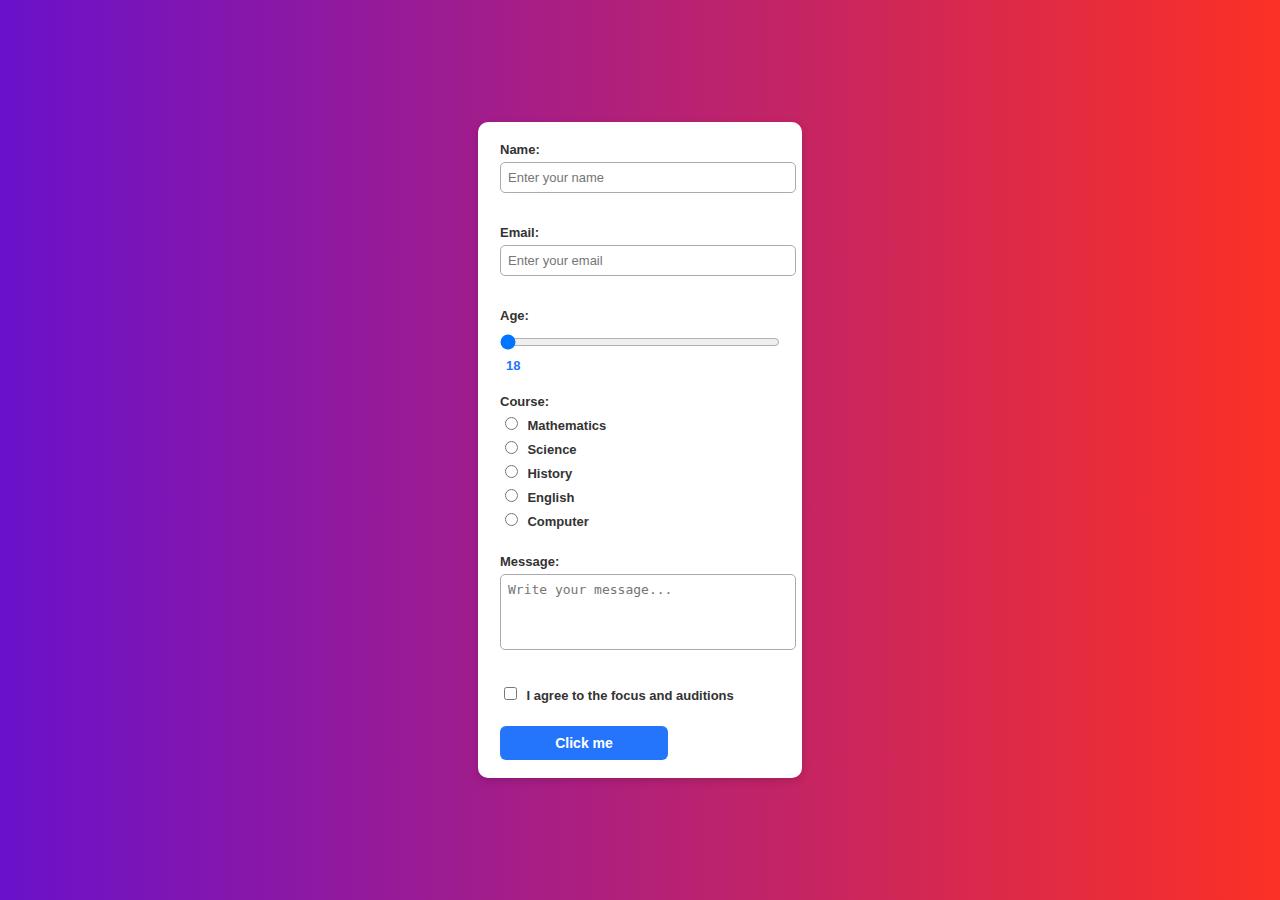
<file: Registration.html>
<!DOCTYPE html>
<html lang="en">
<head>
  <meta charset="UTF-8">
  <meta name="viewport" content="width=device-width, initial-scale=1.0">
  <title>Login Form</title>
  <link rel="stylesheet" href="bstyle copy.css">
</head>
<body>
  <form>
    <div>
    <!-- Name -->
    <label for="name">Name:</label>
    <input type="text" id="name" placeholder="Enter your name" required> <!--required pani gar na milxa-->
    <br><br>
 
    <!-- Email -->
    <label for="email">Email:</label>
    <input type="email" id="email" placeholder="Enter your email" required>
    <br><br>

    <!-- Age (scroll bar 18–60) -->
    <label for="age">Age:</label>
    <input type="range" id="age" name="age" min="18" max="60" value="18" oninput="ageOutput.value = age.value">
    <output id="ageOutput">18</output>
    <br><br>
   
    <!--checkbox for multipal option and radio for only one option-->
    <!-- Courses (radio options) -->
    <label>Course:</label><br>
    <input type="radio" id="math" name="course" value="math">
    <label for="math">Mathematics</label><br>

    <input type="radio" id="science" name="course" value="science">
    <label for="science">Science</label><br>

    <input type="radio" id="history" name="course" value="history">
    <label for="history">History</label><br>

    <input type="radio" id="english" name="course" value="english">
    <label for="english">English</label><br>

    <input type="radio" id="computer" name="course" value="computer">
    <label for="computer">Computer</label>
    <br><br>

    <!-- Message box -->
    <label for="message">Message:</label><br>
    <textarea id="message" rows="4" cols="30"  name = "message" placeholder="Write your message..."></textarea>
    <br><br>

    <!-- Checkbox -->
    <input type="checkbox" id="agree" name="agree" required>
    <label for="agree">I agree to the focus and auditions</label>
    <br><br>

    <!-- Submit button -->
    <button type="submit">Click me</button>
  </form>
  <script src="bscript.js"></script>
</body>
</html>

<!--date ra calender-->
</file>
<file: pagestyle.css>
:root{
  --bg: #0b0f17;
  --panel: #0f1522;
  --muted: #8a93a6;
  --text: #e8edf7;
  --brand: #6aa6ff;
  --brand-2: #7effbf;
  --card: #12192b;
  --border: #1f2940;
  --shadow: 0 10px 30px rgba(0,0,0,.25);
  --radius: 16px;
  --radius-lg: 24px;
  --container: 1100px;
}

*{box-sizing:border-box}
html,body{height:100%}
body{
  margin:0;
  font-family: Inter, system-ui, -apple-system, Segoe UI, Roboto, Arial, "Noto Sans", "Apple Color Emoji", "Segoe UI Emoji", "Segoe UI Symbol", "Noto Color Emoji", sans-serif;
  color:var(--text);
  background:
    radial-gradient(1200px 600px at 10% -10%, rgba(106,166,255,.18), transparent 60%),
    radial-gradient(1000px 500px at 100% 0%, rgba(126,255,191,.12), transparent 60%),
    var(--bg);
  line-height:1.6;
}

/* Utilities */
.container {
  width: max(92%, var(--container));
  margin-inline: auto;
}
.section{padding:80px 0}
.section--alt{background:linear-gradient(180deg, transparent, rgba(255,255,255,.02) 30%, transparent)}
.center{text-align:center}
.section-title{
  font-size: clamp(1.4rem, 1.1rem + 1.2vw, 2rem);
  margin:0 0 18px;
  letter-spacing:.3px;
}
.two-col{
  display:grid;
  gap:32px;
  grid-template-columns: 1.1fr 1fr;
}
@media (max-width: 900px){
  .two-col{grid-template-columns:1fr}
}

/* Header */
.site-header{
  position:sticky; top:0; z-index: 10;
  background: rgba(11,15,23,.7);
  backdrop-filter: blur(8px);
  border-bottom:1px solid var(--border);
  height: 70px;
}
.header-wrap{
  display:flex; align-items:center; justify-content:space-between;
  height:64px;
}
.brand{
  font-weight:800; text-decoration:none; color:var(--text); font-size:1.2rem;
  letter-spacing:.3px;
  font-size: larger;
}
.brand span{
  color:var(--brand);
}

/* Nav */
.nav{
  display:flex; gap:22px; align-items:center;
}
.nav a{
  color:var(--text); text-decoration:none; font-weight:500; opacity:.9;
}
.nav a:hover{opacity:1}
.btn{
  display:inline-block;
  padding:12px 18px;
  background: linear-gradient(135deg, var(--brand), var(--brand-2));
  color:#071018; border:none; border-radius:12px; font-weight:700;
  text-decoration:none; box-shadow: var(--shadow);
  transition: transform .08s ease;
}
.btn:hover{transform:translateY(-1px)}
.btn--ghost{
  background:transparent; color:var(--text); border:1px solid var(--border); box-shadow:none;
}
.btn--sm{padding:8px 12px; border-radius:10px}

/* Mobile nav (CSS-only) */
.nav-toggle{display:none}
.hamburger{display:none; cursor:pointer; width:36px; height:28px}
.hamburger span{
  display:block; height:3px; background:var(--text); margin:6px 0; border-radius:2px;
  transition:transform .2s ease, opacity .2s ease;
}
@media (max-width: 800px){
  .hamburger{display:block}
  .nav{
    position:fixed; inset:64px 0 auto 0; background:rgba(11,15,23,.95);
    border-bottom:1px solid var(--border);
    display:grid; gap:12px; padding:16px 24px;
    transform: translateY(-120%); transition: transform .2s ease;
  }
  .nav a{padding:10px 6px}
  .nav-toggle:checked ~ .nav{transform: translateY(0)}
  .nav-toggle:checked + .hamburger span:nth-child(1){transform: translateY(9px) rotate(45deg)}
  .nav-toggle:checked + .hamburger span:nth-child(2){opacity:0}
  .nav-toggle:checked + .hamburger span:nth-child(3){transform: translateY(-9px) rotate(-45deg)}
}

/* Hero */
.hero{padding: 110px 0 80px}
.hero-wrap{
  display:grid; gap:40px; align-items:center;
  grid-template-columns: 1.15fr .85fr;
}
@media (max-width: 1000px){
  .hero-wrap{grid-template-columns: 1fr}
}
.eyebrow{color:var(--muted); margin:0 0 8px}
.hero h1{
  font-size: clamp(2rem, 1.2rem + 3.5vw, 3.4rem);
  line-height:1.06; margin:0 0 6px;
}
.designation{
  margin:0 0 14px;
  font-weight:800; letter-spacing:.3px;
  background: linear-gradient(135deg, var(--brand), var(--brand-2));
  -webkit-background-clip:text; background-clip:text; color:transparent;
}
.lede{max-width:60ch; color:#d3dbeb}
.hero-cta{display:flex; gap:12px; margin:22px 0 26px}
.social{display:flex; gap:16px; padding:0; margin:0; list-style:none}
.social a{color:var(--muted); text-decoration:none}
.social a:hover{color:var(--text)}
.hero-image{
 
}
.avatar{
  width:min(320px, 70vw); aspect-ratio:1/1; border-radius: var(--radius-lg);
  background:
    radial-gradient(120px 120px at 25% 30%, rgba(126,255,191,.25), transparent 40%),
    radial-gradient(160px 160px at 70% 70%, rgba(106,166,255,.25), transparent 45%),
    linear-gradient(180deg, #1a2338, #0f1628);
  border:1px solid var(--border);
  box-shadow: var(--shadow);
}

/* Facts */
.facts{
  display:grid; grid-template-columns: repeat(3, 1fr); gap:14px; margin-top:18px;
}
.facts div{
  background:var(--card); border:1px solid var(--border); padding:16px; border-radius:14px;
  text-align:center;
}
.facts strong{display:block; font-size:1.4rem}
.facts span{color:var(--muted); font-size:.95rem}
@media (max-width:700px){
  .facts{grid-template-columns:1fr 1fr}
}

/* Skills */
.skills{list-style:none; padding:0; margin:12px 0 0; display:grid; gap:14px}
.skills li{display:grid; gap:8px}
.skills span{font-weight:600}
.bar{
  background:#0c1220; border:1px solid var(--border); border-radius:999px; height:10px; overflow:hidden;
}
.bar i{
  display:block; height:100%; background:linear-gradient(90deg, var(--brand), var(--brand-2));
}

/* Cards / Services */
.link-container .page{
    position: relative;
    align-items: center;
    left: 115px;
}
.page{display:grid; gap:18px; width: 0px;}
.links{grid-template-columns: repeat(4, 1fr)}
.link{
  background:var(--card); border:1px solid var(--border); border-radius: var(--radius);
  padding:20px; box-shadow: var(--shadow);
}
.link h4{margin:4px 0 8px}
.link p{color:#cdd6ea}
@media (max-width:900px){ .links{grid-template-columns:1fr 1fr} }
@media (max-width:600px){ .linkss{grid-template-columns:1fr} }
.link img{
    height: 250px;
    width: 270px;
    position: relative;
    align-items: center;
    background-color: white;
}


/* Contact */
.contact-list{list-style:none; padding:0; margin:12px 0 0; color:#d3dbeb}
.contact-list li{margin:6px 0}
.contact-form{
  background:var(--card); border:1px solid var(--border); border-radius: var(--radius);
  padding:20px; box-shadow: var(--shadow);
  display:grid; gap:14px;
}
.contact-form label{display:grid; gap:8px; font-weight:600}
.contact-form input,
.contact-form textarea{
  width:100%; padding:12px 14px; border-radius:10px; border:1px solid #2a3553; background:#0c1220; color:var(--text)
}
.contact-form input:focus,
.contact-form textarea:focus{outline:2px solid #2f8cff33}

/* Footer */
.site-footer{
  border-top:1px solid var(--border);
  padding:18px 0 22px; color:var(--muted)
}
.footer-wrap{display:flex; align-items:center; justify-content:space-between}
.to-top{
  display:inline-flex; align-items:center; justify-content:center;
  width:36px; height:36px; border-radius:10px; border:1px solid var(--border);
  text-decoration:none; color:var(--text)
}
.to-top:hover{background:#10182b}
.btn1{
     display:inline-block;
  padding:12px 18px;
  background: linear-gradient(135deg, var(--brand), var(--brand-2));
  color:#071018; border:none; border-radius:12px; font-weight:700;
  text-decoration:none; box-shadow: var(--shadow);
  transition: transform .08s ease;
}
.btn1:hover{
    border: 1px solid tomato;
    background: tomato;
}
</file>
<file: style.css>
:root{
  --bg: #0b0f17;
  --panel: #0f1522;
  --muted: #8a93a6;
  --text: #e8edf7;
  --brand: #6aa6ff;
  --brand-2: #7effbf;
  --card: #12192b;
  --border: #1f2940;
  --shadow: 0 10px 30px rgba(0,0,0,.25);
  --radius: 16px;
  --radius-lg: 24px;
  --container: 1100px;
}

*{box-sizing:border-box}
html,body{height:100%}
body{
  margin:0;
  font-family: Inter, system-ui, -apple-system, Segoe UI, Roboto, Arial, "Noto Sans", "Apple Color Emoji", "Segoe UI Emoji", "Segoe UI Symbol", "Noto Color Emoji", sans-serif;
  color:var(--text);
  background:
    radial-gradient(1200px 600px at 10% -10%, rgba(106,166,255,.18), transparent 60%),
    radial-gradient(1000px 500px at 100% 0%, rgba(126,255,191,.12), transparent 60%),
    var(--bg);
  line-height:1.6;
}

/* Utilities */
.container{width:min(94%, var(--container)); margin-inline:auto}
.section{padding:80px 0}
.section--alt{background:linear-gradient(180deg, transparent, rgba(255,255,255,.02) 30%, transparent)}
.center{text-align:center}
.section-title{
  font-size: clamp(1.4rem, 1.1rem + 1.2vw, 2rem);
  margin:0 0 18px;
  letter-spacing:.3px;
}
.two-col{
  display:grid;
  gap:32px;
  grid-template-columns: 1.1fr 1fr;
}
@media (max-width: 900px){
  .two-col{grid-template-columns:1fr}
}

/* Header */
.site-header{
  position:sticky; top:0; z-index: 10;
  background: rgba(11,15,23,.7);
  backdrop-filter: blur(8px);
  border-bottom:1px solid var(--border);
}
.header-wrap{
  display:flex; align-items:center; justify-content:space-between;
  height:64px;
}
.brand{
  font-weight:800; text-decoration:none; color:var(--text); font-size:1.2rem;
  letter-spacing:.3px;
}
.brand span{
  color:var(--brand);
}

/* Nav */
.nav{
  display:flex; gap:22px; align-items:center;
}
.nav a{
  color:var(--text); text-decoration:none; font-weight:500; opacity:.9;
}
.nav a:hover{opacity:1}
.btn{
  display:inline-block;
  padding:12px 18px;
  background: linear-gradient(135deg, var(--brand), var(--brand-2));
  color:#071018; border:none; border-radius:12px; font-weight:700;
  text-decoration:none; box-shadow: var(--shadow);
  transition: transform .08s ease;
}
.btn:hover{transform:translateY(-1px)}
.btn--ghost{
  background:transparent; color:var(--text); border:1px solid var(--border); box-shadow:none;
}
.btn--sm{padding:8px 12px; border-radius:10px}

/* Mobile nav (CSS-only) */
.nav-toggle{display:none}
.hamburger{display:none; cursor:pointer; width:36px; height:28px}
.hamburger span{
  display:block; height:3px; background:var(--text); margin:6px 0; border-radius:2px;
  transition:transform .2s ease, opacity .2s ease;
}
@media (max-width: 800px){
  .hamburger{display:block}
  .nav{
    position:fixed; inset:64px 0 auto 0; background:rgba(11,15,23,.95);
    border-bottom:1px solid var(--border);
    display:grid; gap:12px; padding:16px 24px;
    transform: translateY(-135%); transition: transform .2s ease;
  }
  .nav a{padding:10px 6px}
  .nav-toggle:checked ~ .nav{transform: translateY(0)}
  .nav-toggle:checked + .hamburger span:nth-child(1){transform: translateY(9px) rotate(45deg)}
  .nav-toggle:checked + .hamburger span:nth-child(2){opacity:0}
  .nav-toggle:checked + .hamburger span:nth-child(3){transform: translateY(-9px) rotate(-45deg)}
}

/* Hero */
.hero{padding: 110px 0 80px}
.hero-wrap{
  display:grid; gap:40px; align-items:center;
  grid-template-columns: 1.15fr .85fr;
}
@media (max-width: 1000px){
  .hero-wrap{grid-template-columns: 1fr}
}
.eyebrow{color:var(--muted); margin:0 0 8px}
.hero h1{
  font-size: clamp(2rem, 1.2rem + 3.5vw, 3.4rem);
  line-height:1.06; margin:0 0 6px;
}
.designation{
  margin:0 0 14px;
  font-weight:800; letter-spacing:.3px;
  background: linear-gradient(135deg, var(--brand), var(--brand-2));
  -webkit-background-clip:text; background-clip:text; color:transparent;
}
.lede{max-width:60ch; color:#d3dbeb}
.hero-cta{display:flex; gap:12px; margin:22px 0 26px}
.social{display:flex; gap:16px; padding:0; margin:0; list-style:none}
.social a{color:var(--muted); text-decoration:none}
.social a:hover{color:var(--text)}
.hero-image{display:flex; justify-content:center}
.avatar{
  width:min(320px, 70vw); aspect-ratio:1/1; border-radius: var(--radius-lg);
  background:
    radial-gradient(120px 120px at 25% 30%, rgba(126,255,191,.25), transparent 40%),
    radial-gradient(160px 160px at 70% 70%, rgba(106,166,255,.25), transparent 45%),
    linear-gradient(180deg, #1a2338, #0f1628);
  border:1px solid var(--border);
  box-shadow: var(--shadow);
}

/* Cards / Services */
.link-container .page{
    position: relative;
    align-items: center;
    left: 115px;
}
.page{display:grid; gap:18px; width: 0px;}
.links{grid-template-columns: repeat(4, 1fr)}
.link{
  background:var(--card); border:1px solid var(--border); border-radius: var(--radius);
  padding:20px;
  box-shadow: 5px 5px 10px rgba(0, 0, 0, 0.5);
}
.link h4{margin:4px 0 8px}
.link p{color:#cdd6ea}
@media (max-width:900px){ .links{grid-template-columns:1fr 1fr} }
@media (max-width:600px){ .linkss{grid-template-columns:1fr} }
.link img{
    height: 250px;
    width: 270px;
    position: relative;
    align-items: center;
    background-color: white;
    border: 10px solid rgb(4, 0, 40);
    box-shadow: 5px 5px 10px rgb(0, 0, 0);
}


/* Contact */
.contact-list{list-style:none; padding:0; margin:12px 0 0; color:#d3dbeb}
.contact-list li{margin:6px 0}
.contact-form{
  background:var(--card); border:1px solid var(--border); border-radius: var(--radius);
  padding:20px; box-shadow: var(--shadow);
  display:grid; gap:14px;
}
.contact-form label{display:grid; gap:8px; font-weight:600}
.contact-form input,
.contact-form textarea{
  width:100%; padding:12px 14px; border-radius:10px; border:1px solid #2a3553; background:#0c1220; color:var(--text)
}
.contact-form input:focus,
.contact-form textarea:focus{outline:2px solid #2f8cff33}

/* Footer */
/* Footer */
.site-footer{
  border-top:1px solid var(--border);
  padding:18px 0 22px; color:var(--muted);
  background: rgb(0, 19, 44);
  color: white;
}
.footer-wrap{display:flex; align-items:center; justify-content:space-between;
}
.to-top{
  display:inline-flex; align-items:center; justify-content:center;
  width:36px; height:36px; border-radius:10px; border:1px solid var(--border);
  text-decoration:none; color:var(--text)
}
.to-top:hover{background:#10182b}
.btn1{
     display:inline-block;
  padding:12px 18px;
  background: linear-gradient(135deg, var(--brand), var(--brand-2));
  color:#071018; border:none; border-radius:12px; font-weight:700;
  text-decoration:none; box-shadow: var(--shadow);
  transition: transform .08s ease;
}
.btn1:hover{
    border: 1px solid tomato;
    background: tomato;
}
.fsd-img{
  height: 300px;
  width: 400px;
  border: 10px solid black;
  box-shadow: 5px 5px 10px rgba(0, 0, 0, 0.5);
}

   .html-page,.css-page {
      font-family: Arial, sans-serif;
      margin: 0;
      padding: 0;
      background:
    radial-gradient(10000px 10000px at 100% , rgb(1, 15, 37), transparent 60%),
    var(--bg);
      line-height: 1.6;
    }
    .html-nav {
      background-color: #333;
      overflow: hidden;
      position:sticky; top:0; z-index: 10;
      background: rgba(11,15,23,.7);
      backdrop-filter: blur(8px);
      border-bottom:1px solid var(--border);
      height: 70px;
    }

    .html-nav a {
      color: white;
      text-decoration: none;
      padding: 14px 20px;
      display: inline-block;
    }

    .html-nav a:hover {
      background-color: #575757;
    }

    .html-main {
      width: 80%;
      margin: auto;
      padding: 20px;
    }

    .html-main section {
      margin-bottom: 40px;
    }

    .html-main h1, h2, h3 {
      margin-top: 0;
    }
    .html-main ul {
      padding-left: 20px;
    }

    .html-main img {
      max-width: 100%;
      border-radius: 5px;
      margin: 10px 0;
    }

.html-main footer {
  text-align: center;
  background: #333;
  color: #fff;
  padding: 10px;
  margin-top: 20px;
}
pre{
  color: #071018;
  width: 150vh;
  background: #eee;
  padding: 1rem;
  border-radius: 5px;
  overflow-x: auto;
}
/*CSS page*/
.header-wrap {
  display: flex;
  justify-content: space-between;
  align-items: center;
  width: 90%;
  margin: auto;
}

.brand {
  font-size: 1.5rem;
  color: #fff;
  text-decoration: none;
}
.brand span {
  color: #00bfff;
}

/* Main content */
.css-main, .js-main {
  width: 90%;
  margin: 2rem auto;
}

    .css-main {
      width: 80%;
      margin: auto;
      padding: 20px;
    }

    .css-main section {
      margin-bottom: 40px;
    }

    .css-main h1, h2, h3 {
      margin-top: 0;
        color: #00bfff;
    }


    .css-main ul {
      padding-left: 20px;
    }
/* Example box class */
.box {
  padding: 20px;
  margin: 10px;
  background: white;
  border: 1px solid #ccc;
}
</file>
<file: bstyle copy.css>
/* General body styling */
body {
    font-family: Arial, sans-serif;
    background: linear-gradient(to right, #6a11cb, #fc3025);
    display: flex;
    justify-content: center;
    align-items: center;
    height: 100vh;
    margin: 0;
  }
  
  /* Form container */
  form {
    background: #fff;
    padding: 18px 22px;
    border-radius: 10px;
    box-shadow: 0 3px 8px rgba(0, 0, 0, 0.15);
    width: 280px;          /* smaller width */
  }
  
  /* Labels */
  label {
    font-weight: bold;
    font-size: 13px;
    display: inline-block;
    margin-bottom: 5px;
    color: #333;
  }
  
  /* Input fields */
  input[type="text"],
  input[type="email"],
  textarea {
    width: 100%;
    padding: 7px;
    border: 1px solid #aaa;
    border-radius: 5px;
    font-size: 13px;
    margin-bottom: 12px;
    transition: border 0.3s;
  }
  
  input[type="text"]:focus,
  input[type="email"]:focus,
  textarea:focus {
    border-color: #2575fc;
    outline: none;
  }
  
  /* Range slider */
  input[type="range"] {
    width: 100%;
    margin: 6px 0;
  }
  
  output {
    font-weight: bold;
    margin-left: 6px;
    font-size: 13px;
    color: #2575fc;
  }
  
  /* Radio + checkbox */
  input[type="radio"],
  input[type="checkbox"] {
    margin-right: 5px;
    transform: scale(1);
  }
  
  /* Button */
  button {
    width: 60%;
    padding: 9px;
    background: #2575fc;
    color: white;
    font-size: 14px;
    font-weight: bold;
    border: none;
    border-radius: 6px;
    cursor: pointer;
    transition: background 0.3s;
  }
  
  button:hover {
    background: #1a5ed1;
  }
  
  /* Textarea */
  textarea {
    resize: none;
    font-size: 13px;
  }
</file>
